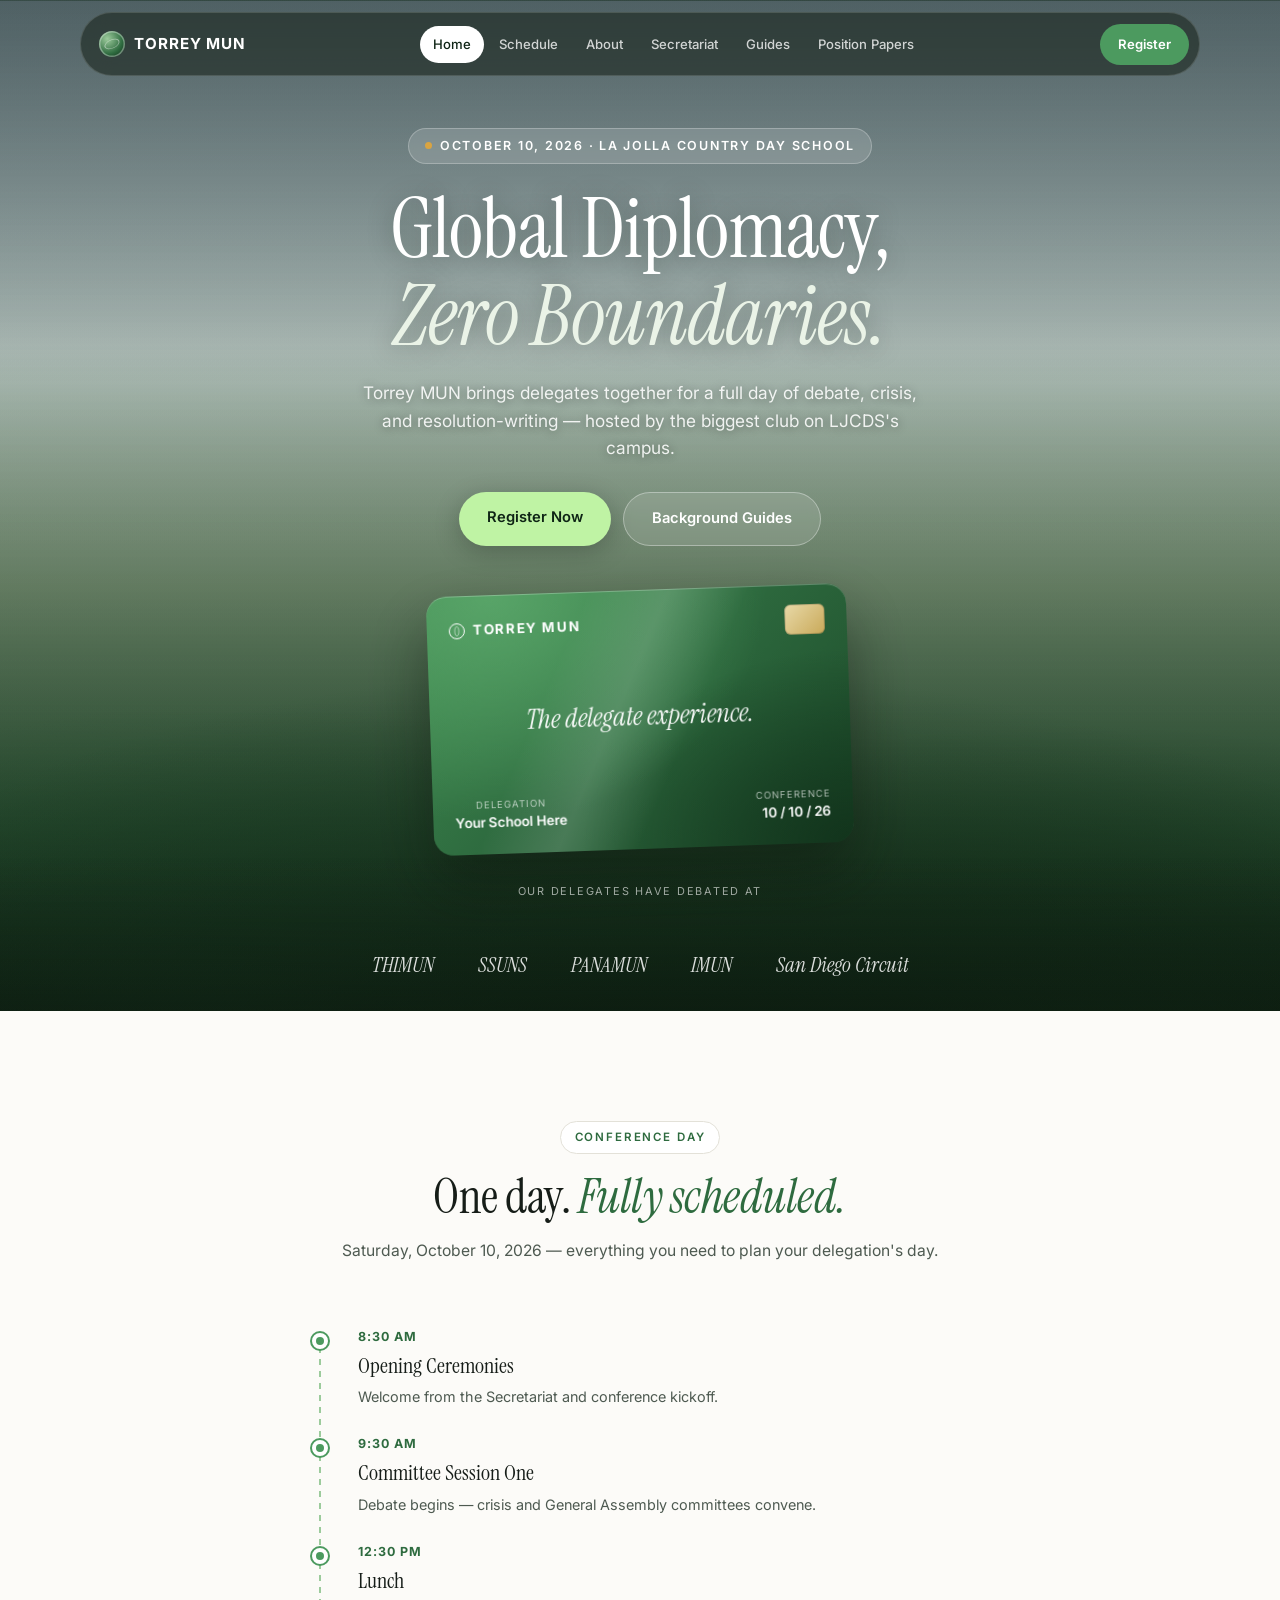
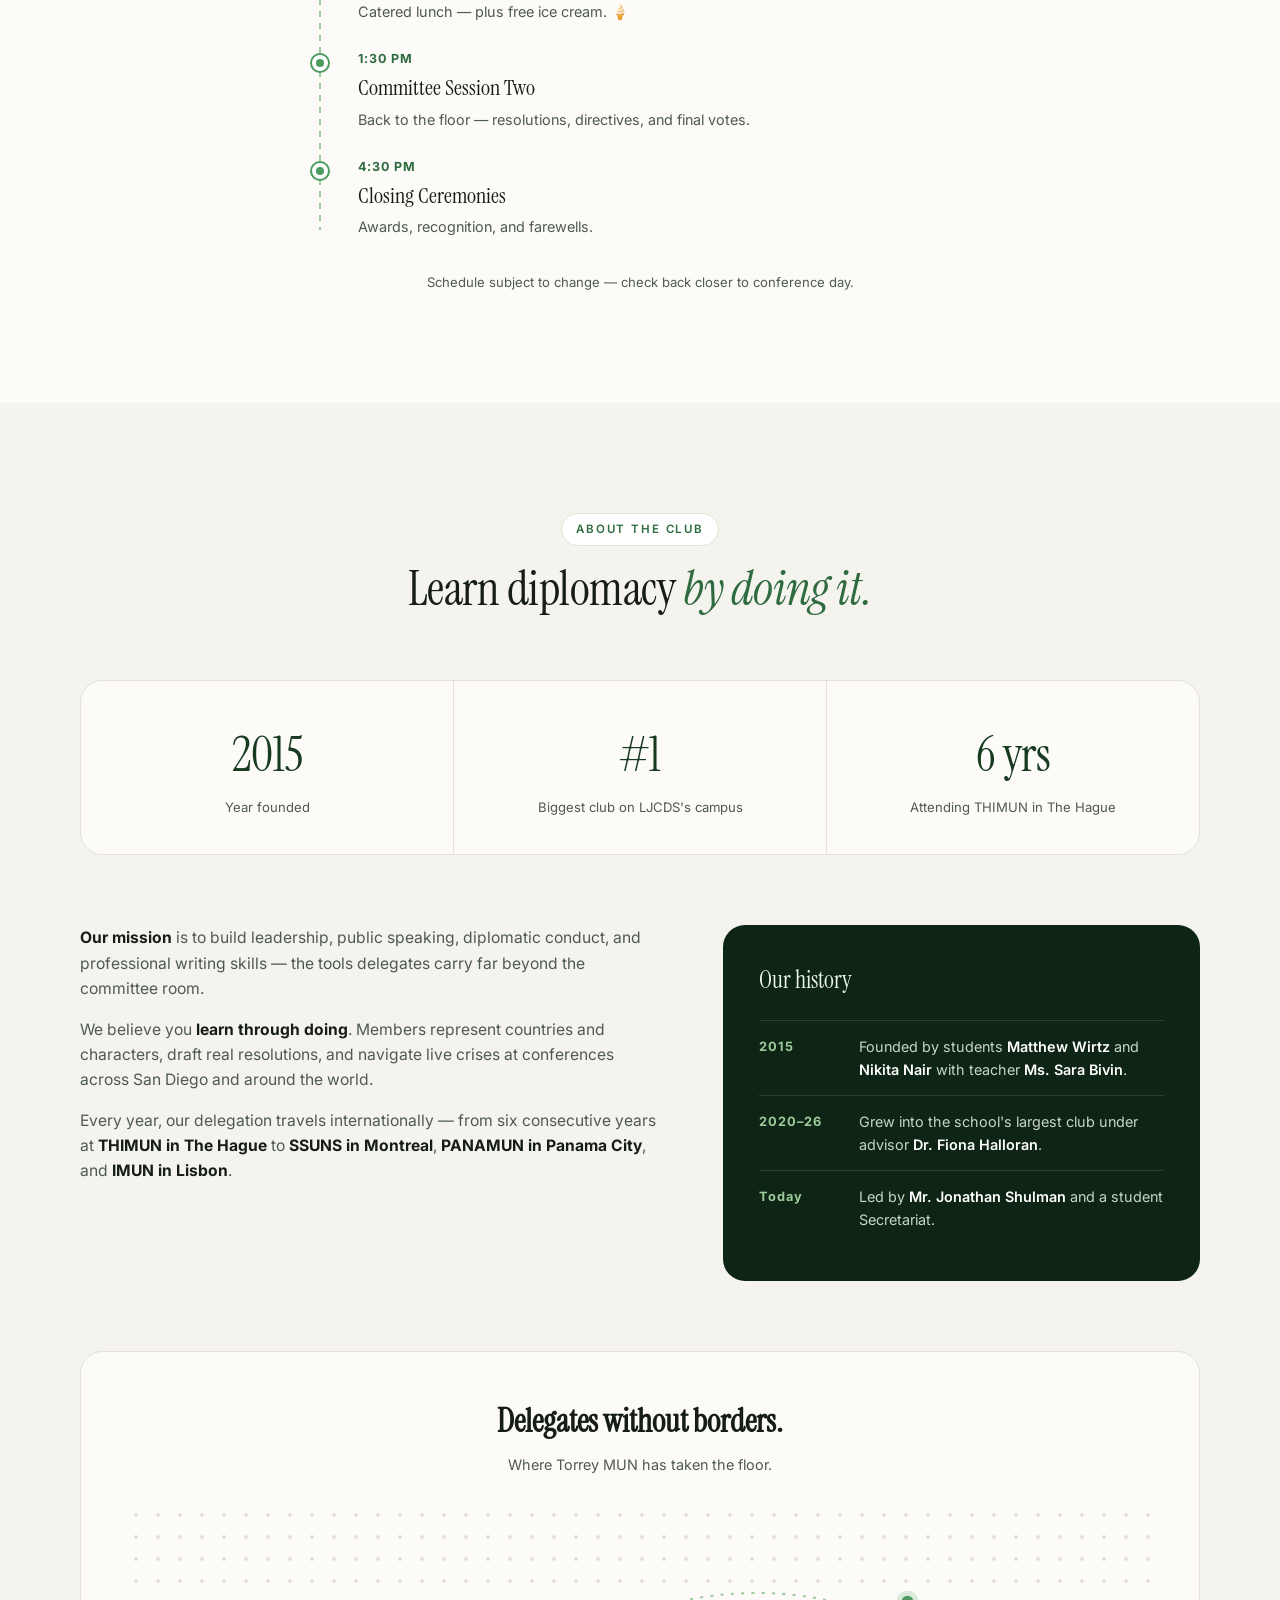
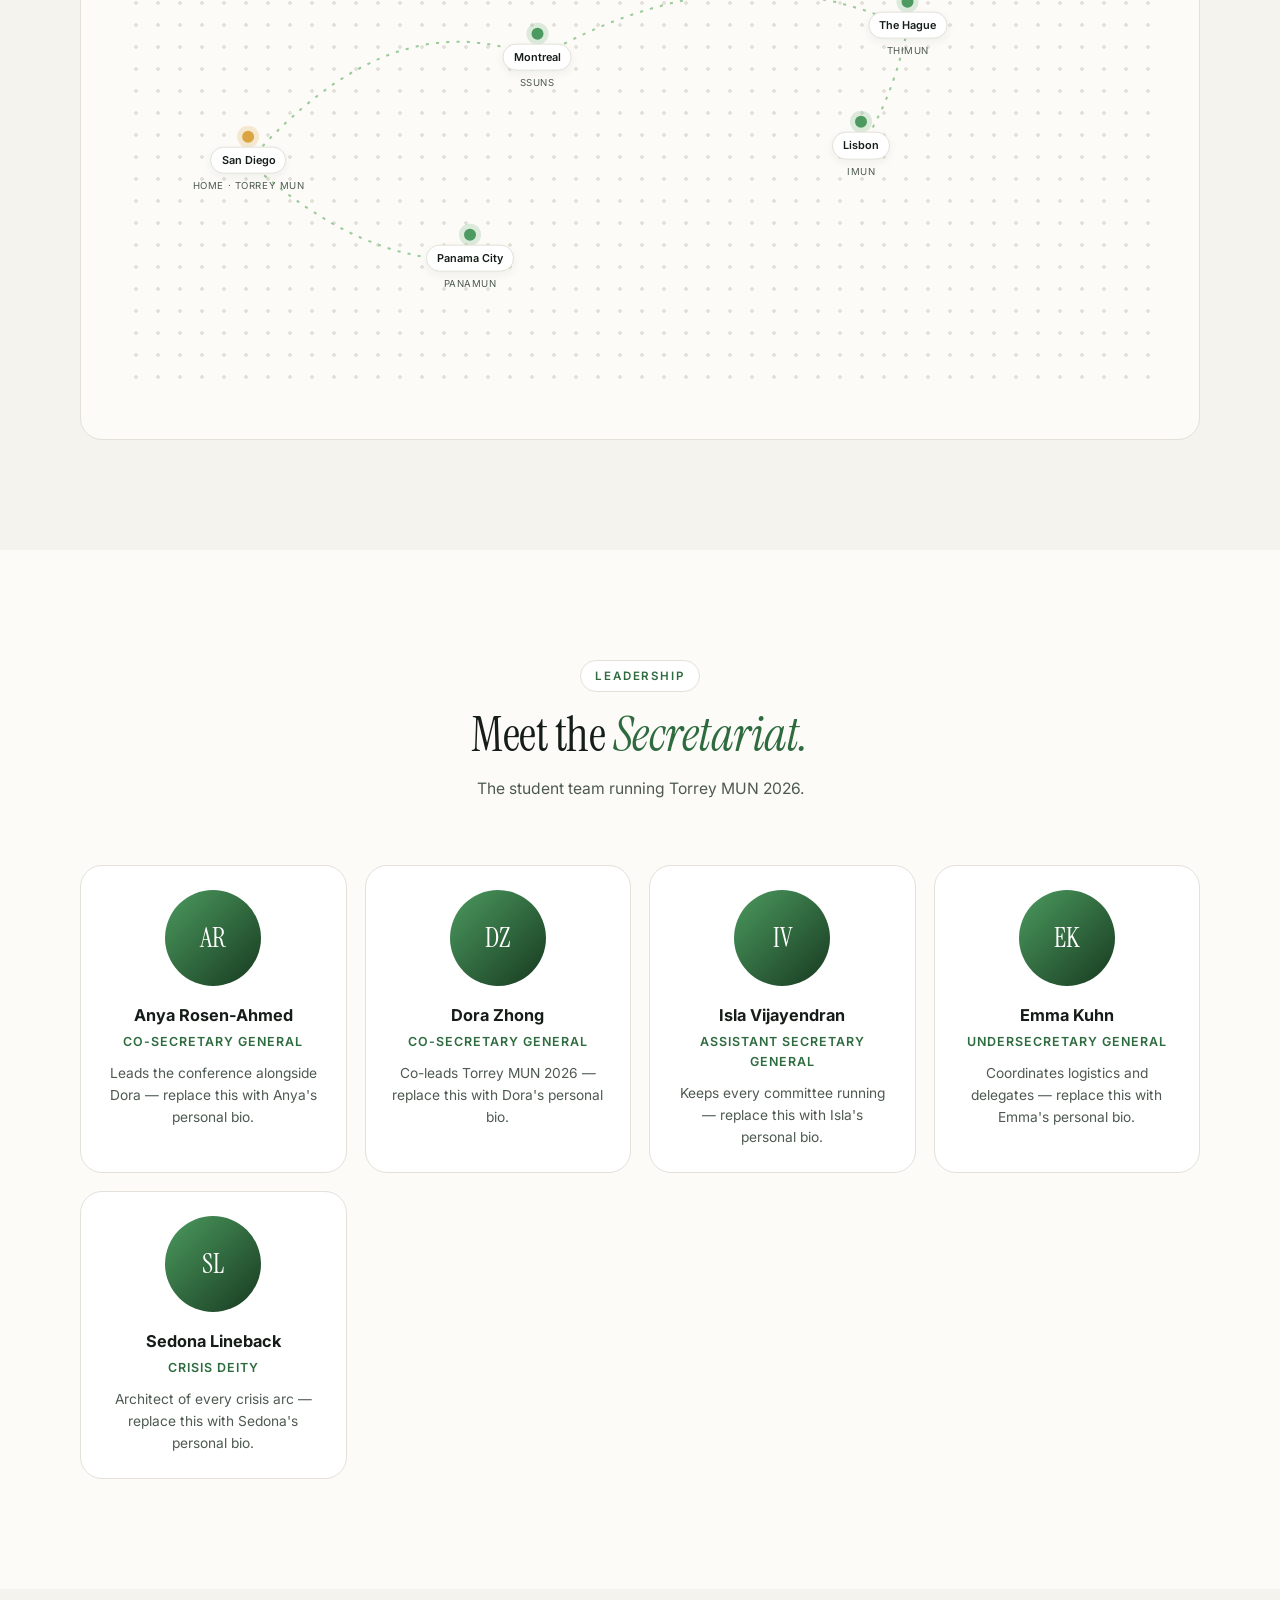
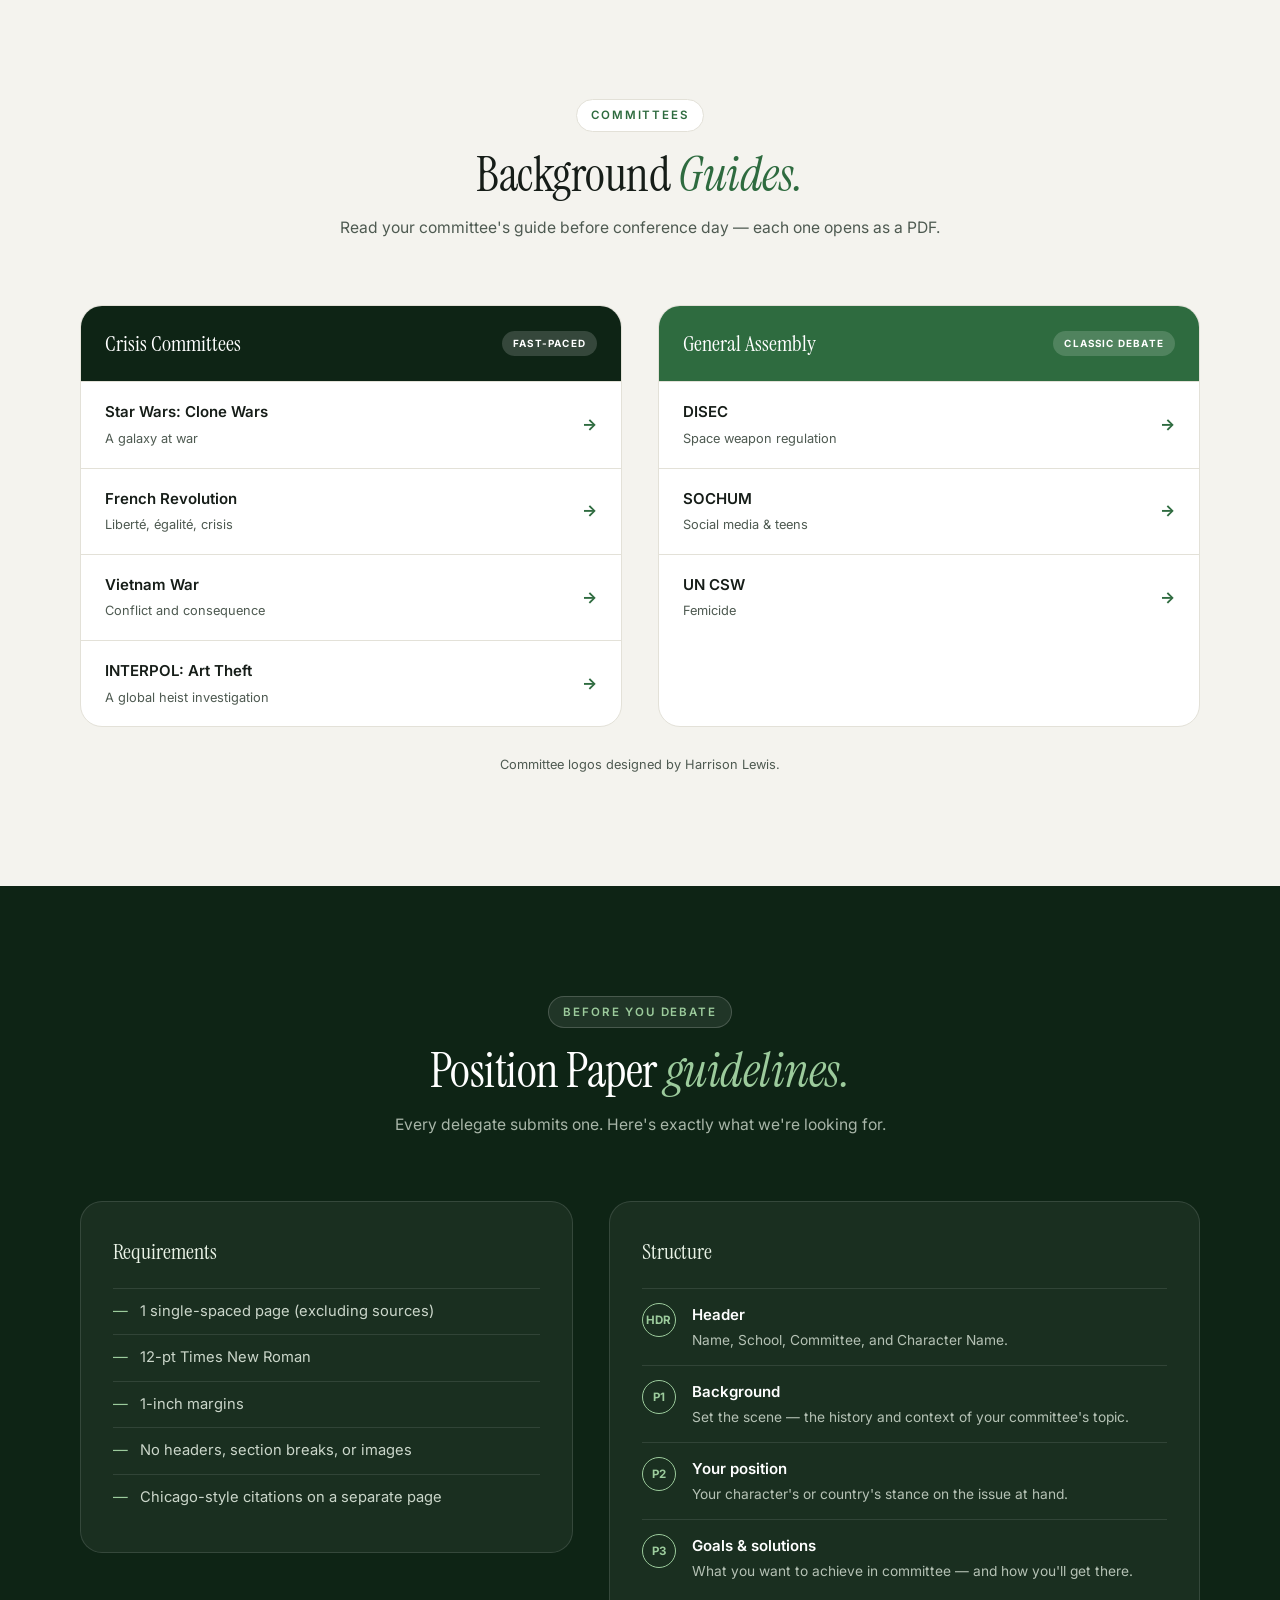
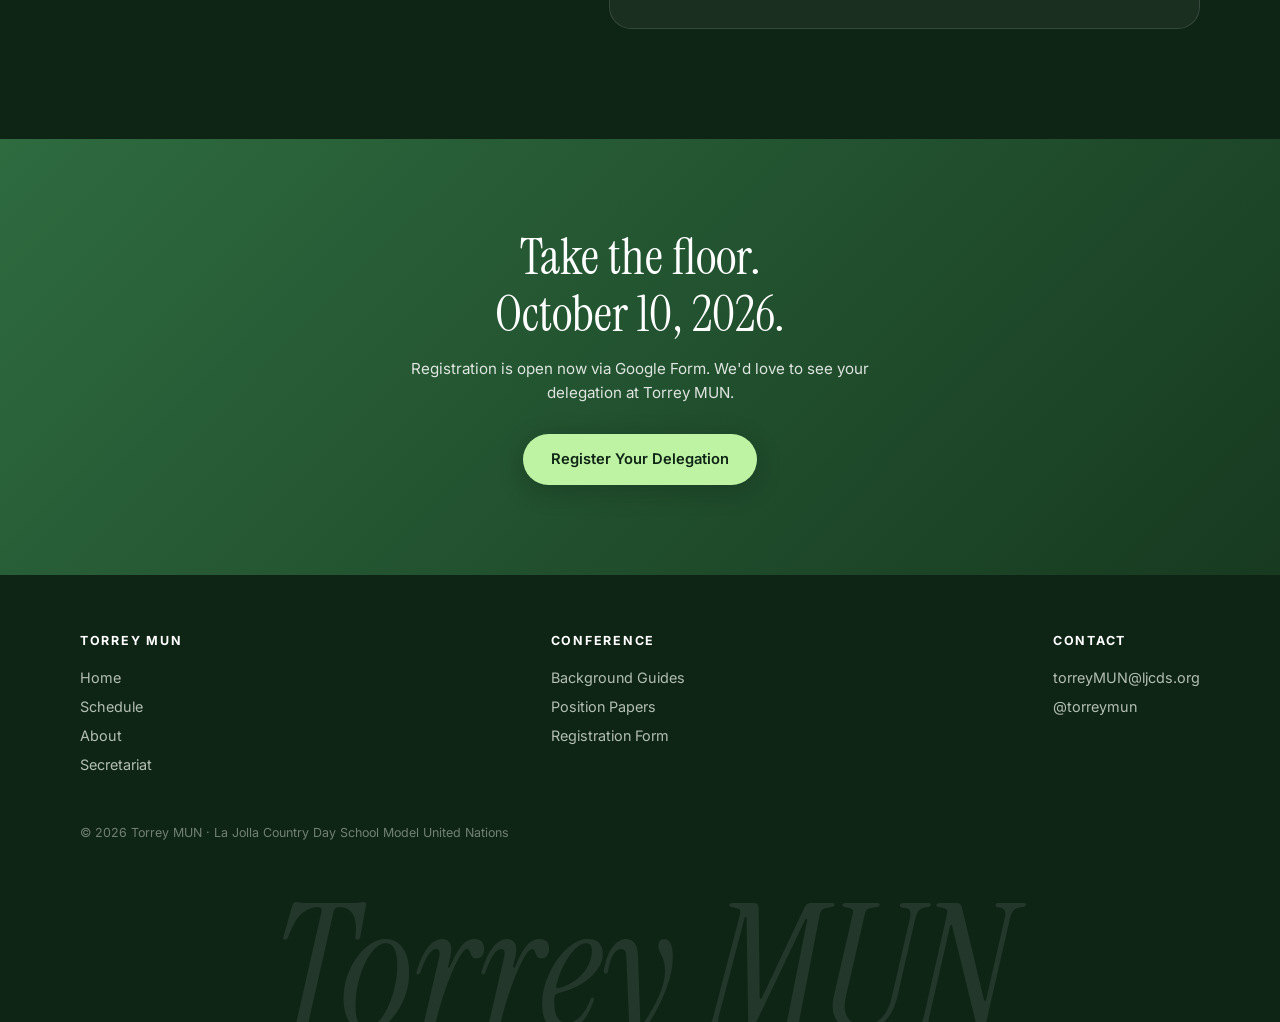
<file: index.html>
<!DOCTYPE html>
<html lang="en">
<head>
<meta charset="UTF-8">
<meta name="viewport" content="width=device-width, initial-scale=1.0">
<title>Torrey MUN — La Jolla Country Day School Model United Nations</title>
<meta name="description" content="Torrey MUN Conference — October 10, 2026 at La Jolla Country Day School. Registration, schedule, background guides, and position paper guidelines.">

<link rel="preconnect" href="https://fonts.googleapis.com">
<link rel="preconnect" href="https://fonts.gstatic.com" crossorigin>
<link href="https://fonts.googleapis.com/css2?family=Instrument+Serif:ital@0;1&family=Inter:wght@400;500;600;700&display=swap" rel="stylesheet">

<style>
/* ============================================================
   ✏️  EDIT ME — QUICK CONFIG
   1. HERO IMAGES: paste your own image URLs below.
      - Desktop image: wide/landscape works best (e.g. 2400×1400)
      - Mobile image: tall/portrait works best (e.g. 1080×1600)
      If you leave these blank, a built-in green gradient shows instead.
   2. LINKS: search this file for "REPLACE-LINK" to update the
      Google Form registration link and the Drive PDF links.
   ============================================================ */
:root{
  --hero-bg-desktop: url('');   /* ← paste desktop image URL between the quotes */
  --hero-bg-mobile:  url('');   /* ← paste mobile image URL between the quotes  */

  /* ---- design tokens (safe to tweak) ---- */
  --green-950:#0E2415;
  --green-900:#173A20;
  --green-700:#2E6B3F;
  --green-500:#4C9A5F;
  --green-300:#9CCB9C;
  --cream:#F4F3EE;
  --paper:#FCFBF8;
  --ink:#161D18;
  --ink-soft:#4E5A51;
  --line:#E3E1D8;
  --gold:#D9A441;
  --nav-h:64px;
  --radius-lg:22px;
  --radius-md:14px;
}

*{margin:0;padding:0;box-sizing:border-box}
html{scroll-behavior:smooth}
@media (prefers-reduced-motion: reduce){
  html{scroll-behavior:auto}
  *,*::before,*::after{animation:none!important;transition:none!important}
}
body{
  font-family:'Inter',system-ui,-apple-system,sans-serif;
  color:var(--ink);
  background:var(--cream);
  line-height:1.6;
  -webkit-font-smoothing:antialiased;
}
img{max-width:100%;display:block}
a{color:inherit}
.container{width:min(1120px,92%);margin:0 auto}
section{scroll-margin-top:calc(var(--nav-h) + 18px)}

/* ================= STICKY NAV ================= */
.nav-wrap{
  position:fixed;top:0;left:0;right:0;z-index:100;
  padding:12px 0;
  transition:padding .25s ease;
}
.nav{
  width:min(1120px,94%);
  margin:0 auto;
  height:var(--nav-h);
  display:flex;align-items:center;justify-content:space-between;gap:12px;
  padding:0 10px 0 18px;
  border-radius:999px;
  background:rgba(20,32,22,.55);
  backdrop-filter:blur(14px);
  -webkit-backdrop-filter:blur(14px);
  border:1px solid rgba(255,255,255,.14);
  color:#fff;
}
.nav-wrap.scrolled .nav{
  background:rgba(14,26,17,.82);
  box-shadow:0 8px 30px rgba(10,20,12,.25);
}
.brand{
  display:flex;align-items:center;gap:9px;
  font-weight:700;letter-spacing:.06em;font-size:.95rem;
  text-decoration:none;white-space:nowrap;
}
.brand .globe{
  width:26px;height:26px;border-radius:50%;
  background:
    radial-gradient(circle at 32% 30%, var(--green-300), var(--green-700) 60%, var(--green-950));
  box-shadow:inset 0 0 0 1.5px rgba(255,255,255,.35);
  position:relative;flex:0 0 auto;
}
.brand .globe::after{
  content:'';position:absolute;inset:5px;border-radius:50%;
  border:1px solid rgba(255,255,255,.45);
  transform:rotate(-24deg) scaleY(.55);
}
.nav-tabs{
  display:flex;gap:2px;align-items:center;
  overflow-x:auto;scrollbar-width:none;
  -webkit-overflow-scrolling:touch;
  max-width:100%;
}
.nav-tabs::-webkit-scrollbar{display:none}
.nav-tabs a{
  text-decoration:none;font-size:.82rem;font-weight:500;
  color:rgba(255,255,255,.78);
  padding:8px 13px;border-radius:999px;white-space:nowrap;
  transition:background .2s,color .2s;
}
.nav-tabs a:hover{color:#fff;background:rgba(255,255,255,.10)}
.nav-tabs a.active{color:var(--green-950);background:#fff}
.nav-cta{
  text-decoration:none;font-size:.82rem;font-weight:600;white-space:nowrap;
  background:var(--green-500);color:#fff;
  padding:10px 18px;border-radius:999px;flex:0 0 auto;
  transition:background .2s, transform .15s;
}
.nav-cta:hover{background:var(--green-700);transform:translateY(-1px)}
a:focus-visible,button:focus-visible{outline:2px solid var(--gold);outline-offset:2px}

/* ================= HERO ================= */
.hero{
  position:relative;
  min-height:100svh;
  display:flex;flex-direction:column;
  padding:calc(var(--nav-h) + 40px) 0 0;
  color:#fff;
  overflow:hidden;
  /* fallback painted landscape (shows when no image is set) */
  background:
    linear-gradient(180deg, rgba(10,22,13,.25), rgba(10,22,13,.05) 35%, rgba(10,22,13,.35) 100%),
    radial-gradient(120% 70% at 50% 108%, #1c4526 0%, transparent 60%),
    radial-gradient(90% 55% at 18% 100%, #2E6B3F 0%, transparent 55%),
    radial-gradient(90% 55% at 84% 102%, #24552f 0%, transparent 55%),
    linear-gradient(180deg, #9fb8c9 0%, #c7d6d2 34%, #8fae8b 58%, #3f7a4c 82%, #173A20 100%);
  background-size:cover;background-position:center;
}
/* your images layer on top of the fallback */
.hero::before{
  content:'';position:absolute;inset:0;z-index:0;
  background-image:linear-gradient(180deg, rgba(10,20,12,.38), rgba(10,20,12,.10) 38%, rgba(10,20,12,.45) 100%), var(--hero-bg-desktop);
  background-size:cover;background-position:center;
}
@media (max-width:720px){
  .hero::before{
    background-image:linear-gradient(180deg, rgba(10,20,12,.42), rgba(10,20,12,.12) 40%, rgba(10,20,12,.5) 100%), var(--hero-bg-mobile);
  }
}
.hero-inner{
  position:relative;z-index:1;
  flex:1;display:flex;flex-direction:column;align-items:center;justify-content:center;
  text-align:center;
  padding:24px 0 8px;
}
.hero-eyebrow{
  display:inline-flex;align-items:center;gap:8px;
  font-size:.78rem;font-weight:600;letter-spacing:.14em;text-transform:uppercase;
  background:rgba(255,255,255,.14);
  border:1px solid rgba(255,255,255,.25);
  backdrop-filter:blur(6px);
  padding:7px 16px;border-radius:999px;margin-bottom:22px;
}
.hero-eyebrow .dot{width:7px;height:7px;border-radius:50%;background:var(--gold)}
.hero h1{
  font-family:'Instrument Serif',serif;
  font-weight:400;
  font-size:clamp(2.6rem, 7.2vw, 5.2rem);
  line-height:1.04;
  letter-spacing:-.01em;
  text-shadow:0 2px 24px rgba(10,20,12,.35);
}
.hero h1 .it{font-style:italic;color:#EAF3E7}
.hero-sub{
  max-width:560px;margin:20px auto 0;
  font-size:clamp(.95rem,1.6vw,1.08rem);
  color:rgba(255,255,255,.88);
  text-shadow:0 1px 10px rgba(10,20,12,.4);
}
.hero-ctas{display:flex;gap:12px;justify-content:center;flex-wrap:wrap;margin-top:30px}
.btn{
  text-decoration:none;font-weight:600;font-size:.92rem;
  padding:14px 28px;border-radius:999px;
  transition:transform .15s, background .2s, box-shadow .2s;
  display:inline-block;
}
.btn:hover{transform:translateY(-2px)}
.btn-primary{background:#BFF3A4;color:var(--green-950);box-shadow:0 6px 24px rgba(10,20,12,.25)}
.btn-primary:hover{background:#d3f9bf}
.btn-ghost{background:rgba(255,255,255,.12);color:#fff;border:1px solid rgba(255,255,255,.35);backdrop-filter:blur(6px)}
.btn-ghost:hover{background:rgba(255,255,255,.22)}

/* floating delegate placard (the "card") */
.placard{
  position:relative;z-index:1;
  width:min(420px,82%);
  margin:44px auto 0;
  aspect-ratio: 1.62;
  border-radius:20px;
  background:
    radial-gradient(120% 160% at 15% 0%, #58a468 0%, transparent 55%),
    radial-gradient(130% 150% at 100% 100%, #12341c 0%, transparent 50%),
    linear-gradient(135deg,#3e8a4f 0%, #2E6B3F 45%, #1c4a29 100%);
  box-shadow:0 30px 60px rgba(10,20,12,.45), inset 0 1px 0 rgba(255,255,255,.25);
  color:#fff;
  padding:20px 22px;
  display:flex;flex-direction:column;justify-content:space-between;
  transform:rotate(-2deg);
  transition:transform .3s ease;
}
.placard:hover{transform:rotate(0deg) translateY(-4px)}
.placard::after{
  content:'';position:absolute;inset:0;border-radius:20px;pointer-events:none;
  background:linear-gradient(115deg, transparent 30%, rgba(255,255,255,.14) 45%, transparent 60%);
}
.placard-top{display:flex;justify-content:space-between;align-items:center}
.placard-brand{font-weight:700;letter-spacing:.12em;font-size:.85rem;display:flex;gap:8px;align-items:center}
.placard-brand .mini-globe{width:16px;height:16px;border-radius:50%;border:1.5px solid #fff;position:relative}
.placard-brand .mini-globe::after{content:'';position:absolute;inset:2px;border-radius:50%;border:1px solid rgba(255,255,255,.7);transform:scaleX(.45)}
.placard-chip{
  width:40px;height:30px;border-radius:6px;
  background:linear-gradient(135deg,#e8d9a8,#c9a959);
  box-shadow:inset 0 0 0 1px rgba(0,0,0,.15);
}
.placard-mid{font-family:'Instrument Serif',serif;font-size:clamp(1.3rem,4vw,1.7rem);font-style:italic;opacity:.95}
.placard-bottom{display:flex;justify-content:space-between;align-items:flex-end;font-size:.72rem}
.placard-bottom .label{opacity:.65;letter-spacing:.1em;text-transform:uppercase;font-size:.6rem}
.placard-bottom .value{font-weight:600;font-size:.85rem}
.placard-date{text-align:right}

/* conference strip */
.strip{
  position:relative;z-index:1;
  margin-top:auto;
  padding:26px 0 30px;
  background:linear-gradient(180deg, transparent, rgba(10,20,12,.45));
}
.strip-inner{
  display:flex;gap:clamp(18px,4vw,44px);align-items:center;justify-content:center;flex-wrap:wrap;
  color:rgba(255,255,255,.85);
}
.strip-label{font-size:.68rem;letter-spacing:.16em;text-transform:uppercase;opacity:.7;width:100%;text-align:center;margin-bottom:4px}
.strip-item{font-family:'Instrument Serif',serif;font-size:clamp(1rem,2.4vw,1.3rem);font-style:italic;white-space:nowrap}

/* ================= SECTION SHARED ================= */
.section{padding:clamp(64px,9vw,110px) 0}
.section-head{text-align:center;max-width:640px;margin:0 auto clamp(36px,6vw,64px)}
.eyebrow{
  display:inline-block;font-size:.72rem;font-weight:600;letter-spacing:.16em;text-transform:uppercase;
  color:var(--green-700);
  border:1px solid var(--line);
  background:#fff;
  padding:6px 14px;border-radius:999px;margin-bottom:16px;
}
.section-title{
  font-family:'Instrument Serif',serif;font-weight:400;
  font-size:clamp(1.9rem,4.4vw,3rem);line-height:1.12;letter-spacing:-.01em;
}
.section-title .it{font-style:italic;color:var(--green-700)}
.section-sub{color:var(--ink-soft);margin-top:14px;font-size:.98rem}

/* ================= SCHEDULE ================= */
.schedule{background:var(--paper)}
.timeline{max-width:680px;margin:0 auto;position:relative}
.timeline::before{
  content:'';position:absolute;left:19px;top:8px;bottom:8px;width:2px;
  background:repeating-linear-gradient(180deg,var(--green-300) 0 6px, transparent 6px 12px);
}
.t-item{
  position:relative;padding:0 0 26px 58px;
}
.t-item:last-child{padding-bottom:0}
.t-dot{
  position:absolute;left:10px;top:4px;width:20px;height:20px;border-radius:50%;
  background:#fff;border:2px solid var(--green-500);
  display:flex;align-items:center;justify-content:center;
}
.t-dot::after{content:'';width:8px;height:8px;border-radius:50%;background:var(--green-500)}
.t-time{font-size:.78rem;font-weight:700;letter-spacing:.08em;color:var(--green-700);text-transform:uppercase}
.t-name{font-family:'Instrument Serif',serif;font-size:1.35rem;margin-top:2px}
.t-note{color:var(--ink-soft);font-size:.9rem;margin-top:2px}
.schedule-fineprint{text-align:center;color:var(--ink-soft);font-size:.82rem;margin-top:34px}

/* ================= ABOUT ================= */
.stats{
  display:grid;grid-template-columns:repeat(3,1fr);gap:1px;
  background:var(--line);border:1px solid var(--line);border-radius:var(--radius-lg);overflow:hidden;
  margin-bottom:clamp(40px,6vw,70px);
}
.stat{background:var(--paper);padding:clamp(22px,3.5vw,36px);text-align:center}
.stat-num{font-family:'Instrument Serif',serif;font-size:clamp(1.9rem,4.5vw,3rem);color:var(--green-900)}
.stat-label{font-size:.82rem;color:var(--ink-soft);margin-top:4px}
.about-grid{display:grid;grid-template-columns:1.1fr .9fr;gap:clamp(28px,5vw,60px);align-items:start}
.about-copy p{color:var(--ink-soft);margin-bottom:16px;font-size:.98rem}
.about-copy p strong{color:var(--ink)}
.history{
  background:var(--green-950);color:#EAF3E7;border-radius:var(--radius-lg);
  padding:clamp(24px,4vw,36px);
}
.history h3{font-family:'Instrument Serif',serif;font-weight:400;font-size:1.5rem;margin-bottom:20px}
.h-row{display:flex;gap:16px;padding:14px 0;border-top:1px solid rgba(255,255,255,.12)}
.h-year{font-weight:700;font-size:.8rem;letter-spacing:.08em;color:var(--green-300);flex:0 0 84px;padding-top:2px}
.h-text{font-size:.9rem;color:rgba(234,243,231,.85)}
.h-text strong{color:#fff;font-weight:600}

/* map */
.map-card{
  margin-top:clamp(40px,6vw,70px);
  background:var(--paper);border:1px solid var(--line);border-radius:var(--radius-lg);
  padding:clamp(24px,4vw,44px);
}
.map-title{font-family:'Instrument Serif',serif;font-size:clamp(1.4rem,3vw,2rem);text-align:center;margin-bottom:6px}
.map-sub{text-align:center;color:var(--ink-soft);font-size:.9rem;margin-bottom:28px}
.map{
  position:relative;width:100%;aspect-ratio:2.1;
  background-image:radial-gradient(var(--line) 1.6px, transparent 1.6px);
  background-size:22px 22px;
  border-radius:var(--radius-md);
  overflow:hidden;
}
.map svg{position:absolute;inset:0;width:100%;height:100%}
.pin{
  position:absolute;transform:translate(-50%,-50%);
  display:flex;flex-direction:column;align-items:center;gap:4px;
}
.pin .p-dot{
  width:12px;height:12px;border-radius:50%;background:var(--green-500);
  box-shadow:0 0 0 5px rgba(76,154,95,.18);
}
.pin .p-dot.home{background:var(--gold);box-shadow:0 0 0 5px rgba(217,164,65,.22)}
.pin .p-label{
  background:#fff;border:1px solid var(--line);border-radius:999px;
  font-size:.68rem;font-weight:600;padding:4px 10px;white-space:nowrap;
  box-shadow:0 3px 10px rgba(20,30,22,.06);
}
.pin .p-conf{font-size:.6rem;color:var(--ink-soft);letter-spacing:.06em;text-transform:uppercase}
@media (max-width:640px){
  .map{aspect-ratio:1.25;background-size:16px 16px}
  .pin .p-label{font-size:.6rem;padding:3px 8px}
  .pin .p-conf{display:none}
}

/* ================= SECRETARIAT ================= */
.secretariat{background:var(--paper)}
.sec-grid{
  display:grid;grid-template-columns:repeat(auto-fit,minmax(230px,1fr));gap:18px;
}
.sec-card{
  background:#fff;border:1px solid var(--line);border-radius:var(--radius-lg);
  padding:24px;text-align:center;
  transition:transform .2s, box-shadow .2s;
}
.sec-card:hover{transform:translateY(-4px);box-shadow:0 16px 36px rgba(20,30,22,.08)}
.sec-photo{
  width:96px;height:96px;border-radius:50%;margin:0 auto 16px;
  display:flex;align-items:center;justify-content:center;
  font-family:'Instrument Serif',serif;font-size:1.7rem;color:#fff;
  background:linear-gradient(135deg,var(--green-500),var(--green-900));
  overflow:hidden;
}
.sec-photo img{width:100%;height:100%;object-fit:cover}
.sec-name{font-weight:700;font-size:1.02rem}
.sec-role{color:var(--green-700);font-size:.78rem;font-weight:600;letter-spacing:.08em;text-transform:uppercase;margin:4px 0 10px}
.sec-bio{color:var(--ink-soft);font-size:.86rem}

/* ================= GUIDES ================= */
.guides-groups{display:grid;grid-template-columns:1fr 1fr;gap:clamp(20px,3.5vw,36px)}
.guide-group{
  border:1px solid var(--line);border-radius:var(--radius-lg);overflow:hidden;background:#fff;
}
.guide-group-head{
  padding:20px 24px;display:flex;align-items:center;gap:12px;
}
.guide-group.crisis .guide-group-head{background:var(--green-950);color:#fff}
.guide-group.ga .guide-group-head{background:var(--green-700);color:#fff}
.guide-group-head h3{font-family:'Instrument Serif',serif;font-weight:400;font-size:1.4rem}
.guide-group-head .tag{
  margin-left:auto;font-size:.62rem;font-weight:700;letter-spacing:.12em;text-transform:uppercase;
  background:rgba(255,255,255,.16);padding:5px 11px;border-radius:999px;
}
.guide-list{list-style:none}
.guide-list a{
  display:flex;align-items:center;gap:14px;
  padding:17px 24px;text-decoration:none;
  border-top:1px solid var(--line);
  transition:background .15s;
}
.guide-list a:hover{background:var(--cream)}
.guide-list .g-name{font-weight:600;font-size:.94rem}
.guide-list .g-topic{font-size:.8rem;color:var(--ink-soft)}
.guide-list .g-arrow{margin-left:auto;color:var(--green-700);font-weight:700;transition:transform .15s}
.guide-list a:hover .g-arrow{transform:translateX(4px)}
.guides-credit{text-align:center;color:var(--ink-soft);font-size:.8rem;margin-top:28px}

/* ================= POSITION PAPERS ================= */
.papers{background:var(--green-950);color:#EAF3E7}
.papers .eyebrow{background:rgba(255,255,255,.08);border-color:rgba(255,255,255,.18);color:var(--green-300)}
.papers .section-title{color:#fff}
.papers .section-title .it{color:var(--green-300)}
.papers .section-sub{color:rgba(234,243,231,.7)}
.papers-grid{display:grid;grid-template-columns:1fr 1.2fr;gap:clamp(20px,3.5vw,36px);align-items:start}
.papers-card{
  background:rgba(255,255,255,.05);
  border:1px solid rgba(255,255,255,.12);
  border-radius:var(--radius-lg);padding:clamp(22px,3.5vw,32px);
}
.papers-card h3{font-family:'Instrument Serif',serif;font-weight:400;font-size:1.4rem;margin-bottom:18px}
.spec-list{list-style:none}
.spec-list li{
  display:flex;gap:12px;padding:11px 0;font-size:.92rem;color:rgba(234,243,231,.85);
  border-top:1px solid rgba(255,255,255,.1);
}
.spec-list li::before{content:'—';color:var(--green-300);flex:0 0 auto}
.fmt-step{display:flex;gap:16px;padding:14px 0;border-top:1px solid rgba(255,255,255,.1)}
.fmt-badge{
  flex:0 0 auto;width:34px;height:34px;border-radius:50%;
  border:1px solid var(--green-300);color:var(--green-300);
  display:flex;align-items:center;justify-content:center;
  font-size:.72rem;font-weight:700;
}
.fmt-step .f-title{font-weight:600;font-size:.94rem;color:#fff}
.fmt-step .f-desc{font-size:.86rem;color:rgba(234,243,231,.75);margin-top:2px}

/* ================= REGISTER BAND ================= */
.register-band{
  background:linear-gradient(135deg,var(--green-700),var(--green-900));
  color:#fff;text-align:center;
  padding:clamp(56px,8vw,90px) 0;
}
.register-band h2{
  font-family:'Instrument Serif',serif;font-weight:400;
  font-size:clamp(1.9rem,4.5vw,3.1rem);line-height:1.15;
}
.register-band p{color:rgba(255,255,255,.85);margin:14px auto 28px;max-width:480px;font-size:.95rem}

/* ================= FOOTER ================= */
footer{background:var(--green-950);color:rgba(234,243,231,.75);padding:56px 0 0;overflow:hidden}
.foot-grid{display:flex;justify-content:space-between;gap:32px;flex-wrap:wrap;padding-bottom:44px}
.foot-col h4{color:#fff;font-size:.78rem;letter-spacing:.14em;text-transform:uppercase;margin-bottom:12px}
.foot-col a{display:block;text-decoration:none;font-size:.9rem;padding:3px 0;transition:color .15s}
.foot-col a:hover{color:#fff}
.foot-note{font-size:.78rem;opacity:.6;padding-bottom:20px}
.foot-word{
  font-family:'Instrument Serif',serif;font-style:italic;
  font-size:clamp(3.4rem,14vw,11rem);line-height:.9;
  color:rgba(255,255,255,.09);
  text-align:center;white-space:nowrap;
  transform:translateY(18%);
  user-select:none;
}

/* ================= RESPONSIVE ================= */
@media (max-width:900px){
  .about-grid,.papers-grid,.guides-groups{grid-template-columns:1fr}
}
@media (max-width:720px){
  :root{--nav-h:56px}
  .nav{
    border-radius:18px;
    padding:0 8px 0 14px;
  }
  .brand span{display:none} /* keep just the globe mark to save space */
  .nav-cta{padding:9px 14px;font-size:.78rem}
  .nav-tabs a{padding:8px 10px;font-size:.78rem}
  .stats{grid-template-columns:1fr}
  .stat{display:flex;align-items:baseline;justify-content:space-between;text-align:left;gap:12px}
  .stat-num{font-size:1.8rem}
  .placard{margin-top:36px}
  .hero{min-height:100svh}
}
</style>
</head>
<body>

<!-- ================= NAV ================= -->
<div class="nav-wrap" id="navWrap">
  <nav class="nav" aria-label="Main">
    <a class="brand" href="#home"><span class="globe" aria-hidden="true"></span><span>TORREY&nbsp;MUN</span></a>
    <div class="nav-tabs" id="navTabs">
      <a href="#home" class="active">Home</a>
      <a href="#schedule">Schedule</a>
      <a href="#about">About</a>
      <a href="#secretariat">Secretariat</a>
      <a href="#guides">Guides</a>
      <a href="#papers">Position Papers</a>
    </div>
    <!-- REPLACE-LINK: Google Form registration -->
    <a class="nav-cta" href="https://forms.google.com/" target="_blank" rel="noopener">Register</a>
  </nav>
</div>

<!-- ================= HERO / HOME ================= -->
<section class="hero" id="home">
  <div class="hero-inner container">
    <span class="hero-eyebrow"><span class="dot"></span>October 10, 2026 · La Jolla Country Day School</span>
    <h1>Global Diplomacy,<br><span class="it">Zero Boundaries.</span></h1>
    <p class="hero-sub">Torrey MUN brings delegates together for a full day of debate, crisis, and resolution-writing — hosted by the biggest club on LJCDS's campus.</p>
    <div class="hero-ctas">
      <!-- REPLACE-LINK: Google Form registration -->
      <a class="btn btn-primary" href="https://forms.google.com/" target="_blank" rel="noopener">Register Now</a>
      <a class="btn btn-ghost" href="#guides">Background Guides</a>
    </div>

    <div class="placard" aria-hidden="true">
      <div class="placard-top">
        <span class="placard-brand"><span class="mini-globe"></span>TORREY MUN</span>
        <span class="placard-chip"></span>
      </div>
      <div class="placard-mid">The delegate experience.</div>
      <div class="placard-bottom">
        <div>
          <div class="label">Delegation</div>
          <div class="value">Your School Here</div>
        </div>
        <div class="placard-date">
          <div class="label">Conference</div>
          <div class="value">10 / 10 / 26</div>
        </div>
      </div>
    </div>
  </div>

  <div class="strip">
    <div class="container strip-inner">
      <span class="strip-label">Our delegates have debated at</span>
      <span class="strip-item">THIMUN</span>
      <span class="strip-item">SSUNS</span>
      <span class="strip-item">PANAMUN</span>
      <span class="strip-item">IMUN</span>
      <span class="strip-item">San Diego Circuit</span>
    </div>
  </div>
</section>

<!-- ================= SCHEDULE ================= -->
<section class="section schedule" id="schedule">
  <div class="container">
    <div class="section-head">
      <span class="eyebrow">Conference Day</span>
      <h2 class="section-title">One day. <span class="it">Fully scheduled.</span></h2>
      <p class="section-sub">Saturday, October 10, 2026 — everything you need to plan your delegation's day.</p>
    </div>

    <div class="timeline">
      <div class="t-item">
        <span class="t-dot" aria-hidden="true"></span>
        <div class="t-time">8:30 AM</div>
        <div class="t-name">Opening Ceremonies</div>
        <div class="t-note">Welcome from the Secretariat and conference kickoff.</div>
      </div>
      <div class="t-item">
        <span class="t-dot" aria-hidden="true"></span>
        <div class="t-time">9:30 AM</div>
        <div class="t-name">Committee Session One</div>
        <div class="t-note">Debate begins — crisis and General Assembly committees convene.</div>
      </div>
      <div class="t-item">
        <span class="t-dot" aria-hidden="true"></span>
        <div class="t-time">12:30 PM</div>
        <div class="t-name">Lunch</div>
        <div class="t-note">Catered lunch — plus free ice cream. 🍦</div>
      </div>
      <div class="t-item">
        <span class="t-dot" aria-hidden="true"></span>
        <div class="t-time">1:30 PM</div>
        <div class="t-name">Committee Session Two</div>
        <div class="t-note">Back to the floor — resolutions, directives, and final votes.</div>
      </div>
      <div class="t-item">
        <span class="t-dot" aria-hidden="true"></span>
        <div class="t-time">4:30 PM</div>
        <div class="t-name">Closing Ceremonies</div>
        <div class="t-note">Awards, recognition, and farewells.</div>
      </div>
    </div>
    <p class="schedule-fineprint">Schedule subject to change — check back closer to conference day.</p>
  </div>
</section>

<!-- ================= ABOUT ================= -->
<section class="section" id="about">
  <div class="container">
    <div class="section-head">
      <span class="eyebrow">About the Club</span>
      <h2 class="section-title">Learn diplomacy <span class="it">by doing it.</span></h2>
    </div>

    <div class="stats">
      <div class="stat"><div class="stat-num">2015</div><div class="stat-label">Year founded</div></div>
      <div class="stat"><div class="stat-num">#1</div><div class="stat-label">Biggest club on LJCDS's campus</div></div>
      <div class="stat"><div class="stat-num">6 yrs</div><div class="stat-label">Attending THIMUN in The Hague</div></div>
    </div>

    <div class="about-grid">
      <div class="about-copy">
        <p><strong>Our mission</strong> is to build leadership, public speaking, diplomatic conduct, and professional writing skills — the tools delegates carry far beyond the committee room.</p>
        <p>We believe you <strong>learn through doing</strong>. Members represent countries and characters, draft real resolutions, and navigate live crises at conferences across San Diego and around the world.</p>
        <p>Every year, our delegation travels internationally — from six consecutive years at <strong>THIMUN in The Hague</strong> to <strong>SSUNS in Montreal</strong>, <strong>PANAMUN in Panama City</strong>, and <strong>IMUN in Lisbon</strong>.</p>
      </div>
      <div class="history">
        <h3>Our history</h3>
        <div class="h-row">
          <div class="h-year">2015</div>
          <div class="h-text">Founded by students <strong>Matthew Wirtz</strong> and <strong>Nikita Nair</strong> with teacher <strong>Ms. Sara Bivin</strong>.</div>
        </div>
        <div class="h-row">
          <div class="h-year">2020–26</div>
          <div class="h-text">Grew into the school's largest club under advisor <strong>Dr. Fiona Halloran</strong>.</div>
        </div>
        <div class="h-row">
          <div class="h-year">Today</div>
          <div class="h-text">Led by <strong>Mr. Jonathan Shulman</strong> and a student Secretariat.</div>
        </div>
      </div>
    </div>

    <div class="map-card">
      <h3 class="map-title">Delegates without borders.</h3>
      <p class="map-sub">Where Torrey MUN has taken the floor.</p>
      <div class="map" role="img" aria-label="Map of conference cities: San Diego (home), Montreal, The Hague, Lisbon, and Panama City">
        <svg viewBox="0 0 1000 476" preserveAspectRatio="none" aria-hidden="true">
          <path d="M 120 250 Q 260 90 400 150" fill="none" stroke="#9CCB9C" stroke-width="2" stroke-dasharray="3 7"/>
          <path d="M 400 150 Q 590 40 760 120" fill="none" stroke="#9CCB9C" stroke-width="2" stroke-dasharray="3 7"/>
          <path d="M 760 120 Q 745 190 715 235" fill="none" stroke="#9CCB9C" stroke-width="2" stroke-dasharray="3 7"/>
          <path d="M 120 250 Q 230 350 335 345" fill="none" stroke="#9CCB9C" stroke-width="2" stroke-dasharray="3 7"/>
        </svg>
        <div class="pin" style="left:12%;top:52.5%"><span class="p-dot home"></span><span class="p-label">San Diego</span><span class="p-conf">Home · Torrey MUN</span></div>
        <div class="pin" style="left:40%;top:31.5%"><span class="p-dot"></span><span class="p-label">Montreal</span><span class="p-conf">SSUNS</span></div>
        <div class="pin" style="left:76%;top:25%"><span class="p-dot"></span><span class="p-label">The Hague</span><span class="p-conf">THIMUN</span></div>
        <div class="pin" style="left:71.5%;top:49.5%"><span class="p-dot"></span><span class="p-label">Lisbon</span><span class="p-conf">IMUN</span></div>
        <div class="pin" style="left:33.5%;top:72.5%"><span class="p-dot"></span><span class="p-label">Panama City</span><span class="p-conf">PANAMUN</span></div>
      </div>
    </div>
  </div>
</section>

<!-- ================= SECRETARIAT ================= -->
<section class="section secretariat" id="secretariat">
  <div class="container">
    <div class="section-head">
      <span class="eyebrow">Leadership</span>
      <h2 class="section-title">Meet the <span class="it">Secretariat.</span></h2>
      <p class="section-sub">The student team running Torrey MUN 2026.</p>
    </div>

    <div class="sec-grid">
      <!-- To use real photos: inside .sec-photo, replace the initials with
           <img src="YOUR-PHOTO-URL.jpg" alt="Name"> -->
      <div class="sec-card">
        <div class="sec-photo">AR</div>
        <div class="sec-name">Anya Rosen-Ahmed</div>
        <div class="sec-role">Co-Secretary General</div>
        <p class="sec-bio">Leads the conference alongside Dora — replace this with Anya's personal bio.</p>
      </div>
      <div class="sec-card">
        <div class="sec-photo">DZ</div>
        <div class="sec-name">Dora Zhong</div>
        <div class="sec-role">Co-Secretary General</div>
        <p class="sec-bio">Co-leads Torrey MUN 2026 — replace this with Dora's personal bio.</p>
      </div>
      <div class="sec-card">
        <div class="sec-photo">IV</div>
        <div class="sec-name">Isla Vijayendran</div>
        <div class="sec-role">Assistant Secretary General</div>
        <p class="sec-bio">Keeps every committee running — replace this with Isla's personal bio.</p>
      </div>
      <div class="sec-card">
        <div class="sec-photo">EK</div>
        <div class="sec-name">Emma Kuhn</div>
        <div class="sec-role">Undersecretary General</div>
        <p class="sec-bio">Coordinates logistics and delegates — replace this with Emma's personal bio.</p>
      </div>
      <div class="sec-card">
        <div class="sec-photo">SL</div>
        <div class="sec-name">Sedona Lineback</div>
        <div class="sec-role">Crisis Deity</div>
        <p class="sec-bio">Architect of every crisis arc — replace this with Sedona's personal bio.</p>
      </div>
    </div>
  </div>
</section>

<!-- ================= BACKGROUND GUIDES ================= -->
<section class="section" id="guides">
  <div class="container">
    <div class="section-head">
      <span class="eyebrow">Committees</span>
      <h2 class="section-title">Background <span class="it">Guides.</span></h2>
      <p class="section-sub">Read your committee's guide before conference day — each one opens as a PDF.</p>
    </div>

    <div class="guides-groups">
      <div class="guide-group crisis">
        <div class="guide-group-head">
          <h3>Crisis Committees</h3>
          <span class="tag">Fast-paced</span>
        </div>
        <ul class="guide-list">
          <!-- REPLACE-LINK: point each href at its Google Drive PDF -->
          <li><a href="#" target="_blank" rel="noopener">
            <span><span class="g-name">Star Wars: Clone Wars</span><br><span class="g-topic">A galaxy at war</span></span>
            <span class="g-arrow">→</span></a></li>
          <li><a href="#" target="_blank" rel="noopener">
            <span><span class="g-name">French Revolution</span><br><span class="g-topic">Liberté, égalité, crisis</span></span>
            <span class="g-arrow">→</span></a></li>
          <li><a href="#" target="_blank" rel="noopener">
            <span><span class="g-name">Vietnam War</span><br><span class="g-topic">Conflict and consequence</span></span>
            <span class="g-arrow">→</span></a></li>
          <li><a href="#" target="_blank" rel="noopener">
            <span><span class="g-name">INTERPOL: Art Theft</span><br><span class="g-topic">A global heist investigation</span></span>
            <span class="g-arrow">→</span></a></li>
        </ul>
      </div>

      <div class="guide-group ga">
        <div class="guide-group-head">
          <h3>General Assembly</h3>
          <span class="tag">Classic debate</span>
        </div>
        <ul class="guide-list">
          <!-- REPLACE-LINK: point each href at its Google Drive PDF -->
          <li><a href="#" target="_blank" rel="noopener">
            <span><span class="g-name">DISEC</span><br><span class="g-topic">Space weapon regulation</span></span>
            <span class="g-arrow">→</span></a></li>
          <li><a href="#" target="_blank" rel="noopener">
            <span><span class="g-name">SOCHUM</span><br><span class="g-topic">Social media &amp; teens</span></span>
            <span class="g-arrow">→</span></a></li>
          <li><a href="#" target="_blank" rel="noopener">
            <span><span class="g-name">UN CSW</span><br><span class="g-topic">Femicide</span></span>
            <span class="g-arrow">→</span></a></li>
        </ul>
      </div>
    </div>
    <p class="guides-credit">Committee logos designed by Harrison Lewis.</p>
  </div>
</section>

<!-- ================= POSITION PAPERS ================= -->
<section class="section papers" id="papers">
  <div class="container">
    <div class="section-head">
      <span class="eyebrow">Before You Debate</span>
      <h2 class="section-title">Position Paper <span class="it">guidelines.</span></h2>
      <p class="section-sub">Every delegate submits one. Here's exactly what we're looking for.</p>
    </div>

    <div class="papers-grid">
      <div class="papers-card">
        <h3>Requirements</h3>
        <ul class="spec-list">
          <li>1 single-spaced page (excluding sources)</li>
          <li>12-pt Times New Roman</li>
          <li>1-inch margins</li>
          <li>No headers, section breaks, or images</li>
          <li>Chicago-style citations on a separate page</li>
        </ul>
      </div>
      <div class="papers-card">
        <h3>Structure</h3>
        <div class="fmt-step">
          <span class="fmt-badge">HDR</span>
          <div><div class="f-title">Header</div><div class="f-desc">Name, School, Committee, and Character Name.</div></div>
        </div>
        <div class="fmt-step">
          <span class="fmt-badge">P1</span>
          <div><div class="f-title">Background</div><div class="f-desc">Set the scene — the history and context of your committee's topic.</div></div>
        </div>
        <div class="fmt-step">
          <span class="fmt-badge">P2</span>
          <div><div class="f-title">Your position</div><div class="f-desc">Your character's or country's stance on the issue at hand.</div></div>
        </div>
        <div class="fmt-step">
          <span class="fmt-badge">P3</span>
          <div><div class="f-title">Goals &amp; solutions</div><div class="f-desc">What you want to achieve in committee — and how you'll get there.</div></div>
        </div>
      </div>
    </div>
  </div>
</section>

<!-- ================= REGISTER BAND ================= -->
<section class="register-band">
  <div class="container">
    <h2>Take the floor.<br>October 10, 2026.</h2>
    <p>Registration is open now via Google Form. We'd love to see your delegation at Torrey MUN.</p>
    <!-- REPLACE-LINK: Google Form registration -->
    <a class="btn btn-primary" href="https://forms.google.com/" target="_blank" rel="noopener">Register Your Delegation</a>
  </div>
</section>

<!-- ================= FOOTER ================= -->
<footer>
  <div class="container">
    <div class="foot-grid">
      <div class="foot-col">
        <h4>Torrey MUN</h4>
        <a href="#home">Home</a>
        <a href="#schedule">Schedule</a>
        <a href="#about">About</a>
        <a href="#secretariat">Secretariat</a>
      </div>
      <div class="foot-col">
        <h4>Conference</h4>
        <a href="#guides">Background Guides</a>
        <a href="#papers">Position Papers</a>
        <!-- REPLACE-LINK: Google Form registration -->
        <a href="https://forms.google.com/" target="_blank" rel="noopener">Registration Form</a>
      </div>
      <div class="foot-col">
        <h4>Contact</h4>
        <a href="mailto:torreyMUN@ljcds.org">torreyMUN@ljcds.org</a>
        <a href="https://instagram.com/torreymun" target="_blank" rel="noopener">@torreymun</a>
      </div>
    </div>
    <p class="foot-note">© 2026 Torrey MUN · La Jolla Country Day School Model United Nations</p>
  </div>
  <div class="foot-word" aria-hidden="true">Torrey MUN</div>
</footer>

<script>
// Nav background gets more solid after scrolling past hero top
const navWrap = document.getElementById('navWrap');
addEventListener('scroll', () => {
  navWrap.classList.toggle('scrolled', scrollY > 40);
}, {passive:true});

// Highlight the active tab while scrolling + keep it visible in the tab bar
const tabs = [...document.querySelectorAll('#navTabs a')];
const sections = tabs.map(t => document.querySelector(t.getAttribute('href')));
const setActive = (id) => {
  tabs.forEach(t => {
    const on = t.getAttribute('href') === '#' + id;
    t.classList.toggle('active', on);
    if (on) t.scrollIntoView({block:'nearest', inline:'center', behavior:'smooth'});
  });
};
const io = new IntersectionObserver((entries) => {
  entries.forEach(e => { if (e.isIntersecting) setActive(e.target.id); });
}, {rootMargin:'-35% 0px -55% 0px'});
sections.forEach(s => s && io.observe(s));
</script>
</body>
</html>
</file>
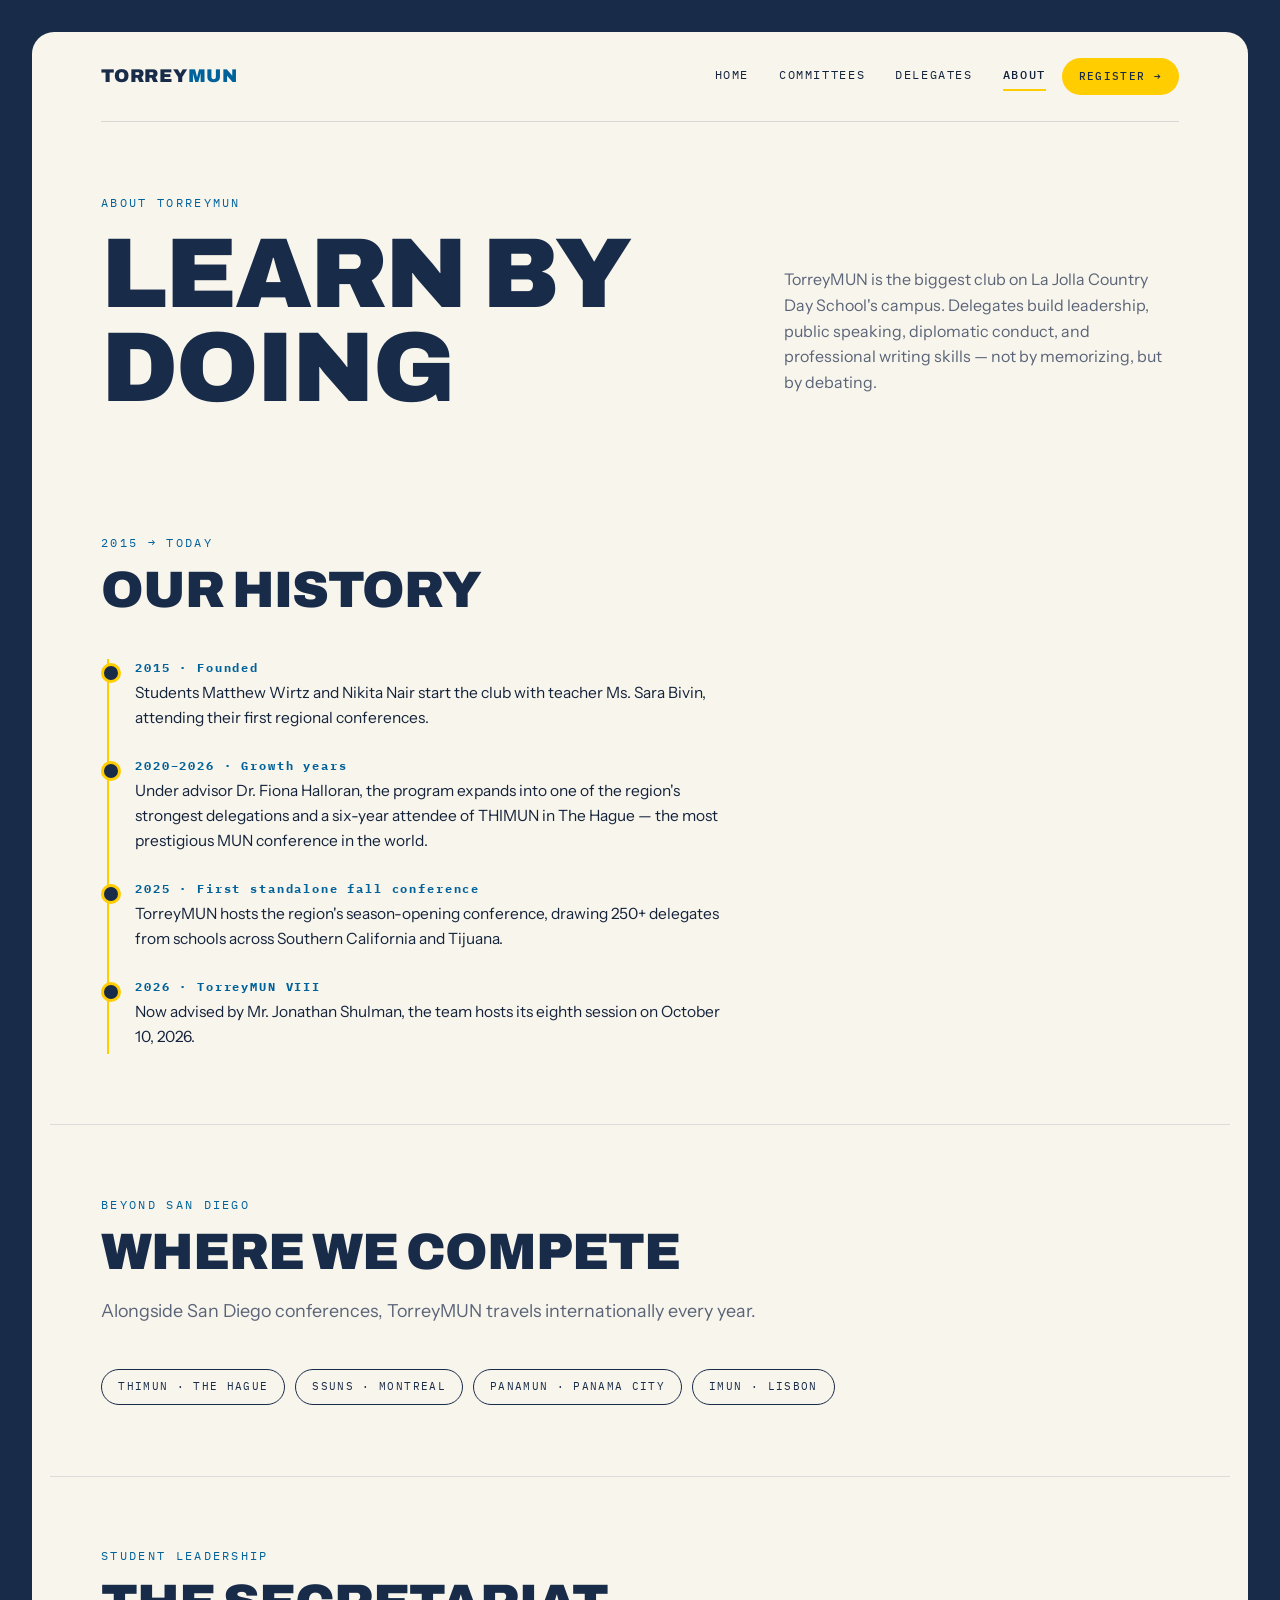
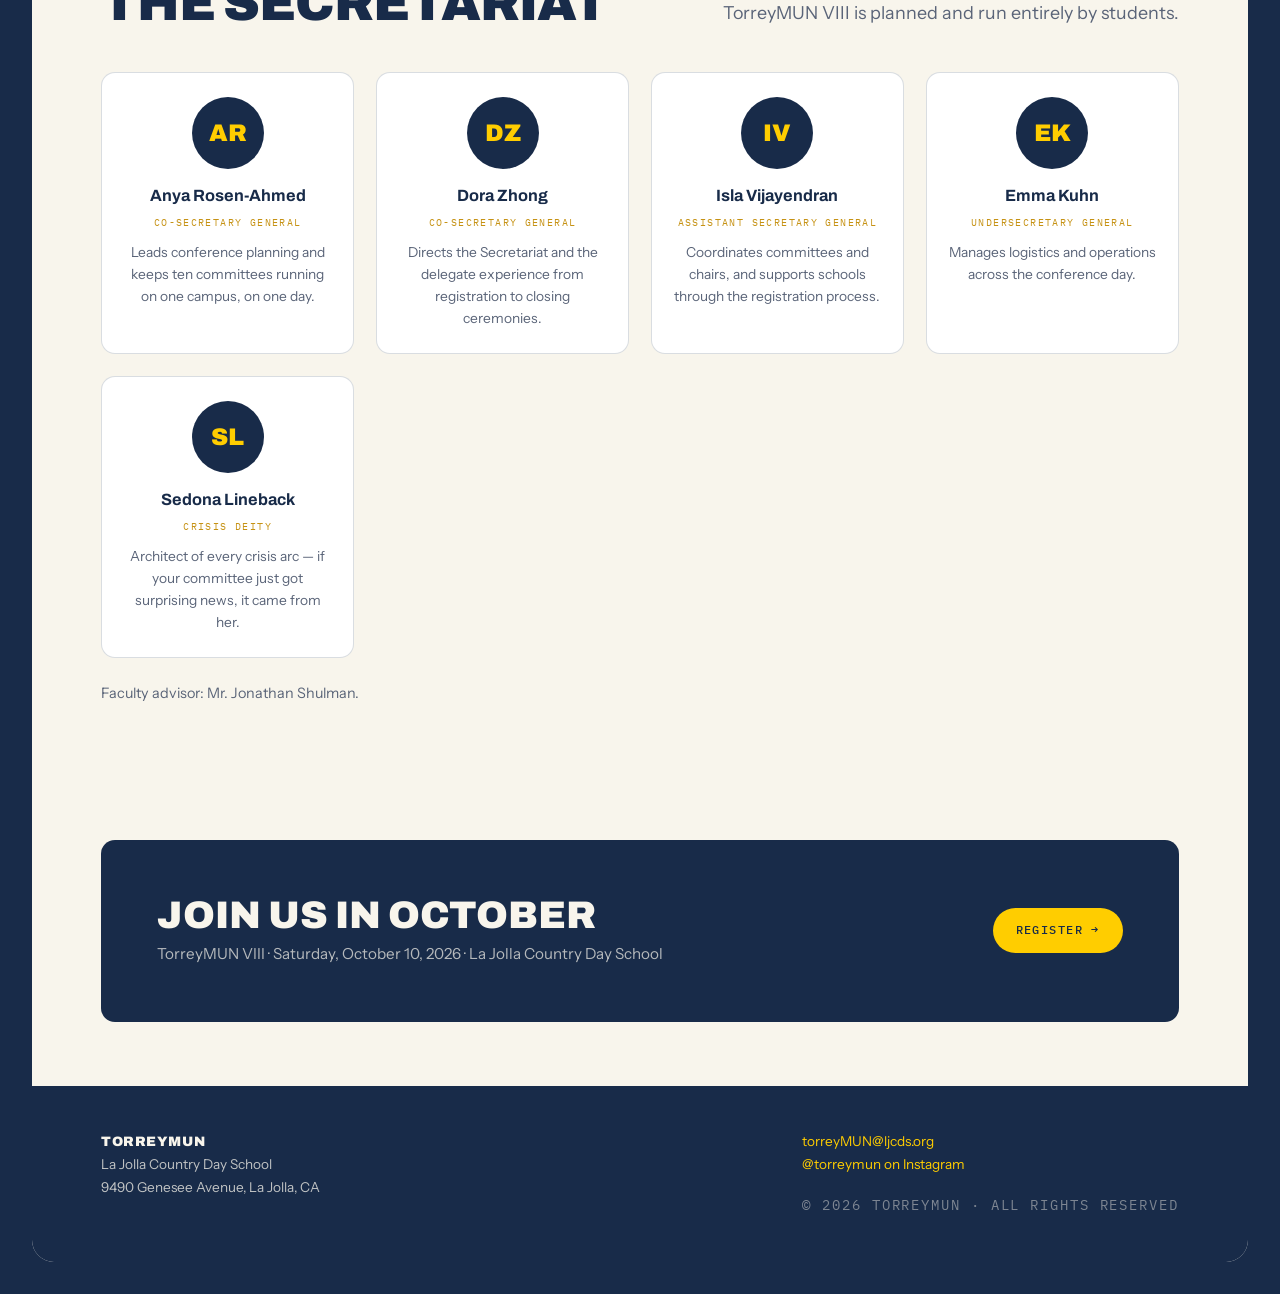
<file: about.html>
<!DOCTYPE html>
<html lang="en">
<head>
<meta charset="UTF-8">
<meta name="viewport" content="width=device-width, initial-scale=1.0">
<title>About &amp; The Secretariat — TorreyMUN</title>
<meta name="description" content="The story of TorreyMUN — La Jolla Country Day School's Model United Nations program — and the student Secretariat behind TorreyMUN VIII.">
<link rel="preconnect" href="https://fonts.googleapis.com">
<link rel="preconnect" href="https://fonts.gstatic.com" crossorigin>
<link href="https://fonts.googleapis.com/css2?family=Archivo:wght@700;900&family=IBM+Plex+Mono:wght@400;500&family=Instrument+Sans:wght@400;500;600&display=swap" rel="stylesheet">
<link rel="stylesheet" href="styles.css">
</head>
<body>
<div class="page">

  <header class="wrap">
    <nav class="nav" aria-label="Main">
      <a class="brand" href="index.html">TORREY<span>MUN</span></a>
      <div class="nav-links">
        <a href="index.html">Home</a>
        <a href="committees.html">Committees</a>
        <a href="delegates.html">Delegates</a>
        <a href="about.html" aria-current="page">About</a>
      </div>
      <a class="btn btn-gold btn-sm" href="index.html#register">Register →</a>
    </nav>
  </header>

  <main>
    <section class="hero wrap">
      <div class="hero-grid">
        <div>
          <span class="eyebrow">About TorreyMUN</span>
          <h1 class="display">Learn by<br>doing</h1>
        </div>
        <div class="hero-side">
          <p>TorreyMUN is the biggest club on La Jolla Country Day School's campus. Delegates build leadership, public speaking, diplomatic conduct, and professional writing skills — not by memorizing, but by debating.</p>
        </div>
      </div>
    </section>

    <section class="section wrap">
      <div class="section-head">
        <div>
          <span class="eyebrow">2015 → today</span>
          <h2 class="display">Our history</h2>
        </div>
      </div>
      <ul class="timeline">
        <li>
          <b>2015 · Founded</b>
          <p>Students Matthew Wirtz and Nikita Nair start the club with teacher Ms. Sara Bivin, attending their first regional conferences.</p>
        </li>
        <li>
          <b>2020–2026 · Growth years</b>
          <p>Under advisor Dr. Fiona Halloran, the program expands into one of the region's strongest delegations and a six-year attendee of THIMUN in The Hague — the most prestigious MUN conference in the world.</p>
        </li>
        <li>
          <b>2025 · First standalone fall conference</b>
          <p>TorreyMUN hosts the region's season-opening conference, drawing 250+ delegates from schools across Southern California and Tijuana.</p>
        </li>
        <li>
          <b>2026 · TorreyMUN VIII</b>
          <p>Now advised by Mr. Jonathan Shulman, the team hosts its eighth session on October 10, 2026.</p>
        </li>
      </ul>
    </section>

    <section class="section wrap">
      <div class="section-head">
        <div>
          <span class="eyebrow">Beyond San Diego</span>
          <h2 class="display">Where we compete</h2>
        </div>
        <p class="lede">Alongside San Diego conferences, TorreyMUN travels internationally every year.</p>
      </div>
      <div class="badges">
        <span class="badge">THIMUN · The Hague</span>
        <span class="badge">SSUNS · Montreal</span>
        <span class="badge">PANAMUN · Panama City</span>
        <span class="badge">IMUN · Lisbon</span>
      </div>
    </section>

    <section class="section wrap" id="secretariat">
      <div class="section-head">
        <div>
          <span class="eyebrow">Student leadership</span>
          <h2 class="display">The Secretariat</h2>
        </div>
        <p class="lede">TorreyMUN VIII is planned and run entirely by students.</p>
      </div>
      <div class="people">
        <!-- Swap the avatar initials for photos when you have them:
             replace each .avatar div with <img class="avatar" src="..." alt="..."> -->
        <article class="person">
          <div class="avatar" aria-hidden="true">AR</div>
          <h3>Anya Rosen-Ahmed</h3>
          <small>Co-Secretary General</small>
          <p>Leads conference planning and keeps ten committees running on one campus, on one day.</p>
        </article>
        <article class="person">
          <div class="avatar" aria-hidden="true">DZ</div>
          <h3>Dora Zhong</h3>
          <small>Co-Secretary General</small>
          <p>Directs the Secretariat and the delegate experience from registration to closing ceremonies.</p>
        </article>
        <article class="person">
          <div class="avatar" aria-hidden="true">IV</div>
          <h3>Isla Vijayendran</h3>
          <small>Assistant Secretary General</small>
          <p>Coordinates committees and chairs, and supports schools through the registration process.</p>
        </article>
        <article class="person">
          <div class="avatar" aria-hidden="true">EK</div>
          <h3>Emma Kuhn</h3>
          <small>Undersecretary General</small>
          <p>Manages logistics and operations across the conference day.</p>
        </article>
        <article class="person">
          <div class="avatar" aria-hidden="true">SL</div>
          <h3>Sedona Lineback</h3>
          <small>Crisis Deity</small>
          <p>Architect of every crisis arc — if your committee just got surprising news, it came from her.</p>
        </article>
      </div>
      <p class="lede" style="margin-top:24px; font-size:0.9rem;">Faculty advisor: Mr. Jonathan Shulman.</p>
    </section>

    <div class="wrap">
      <div class="cta-band">
        <div>
          <h2>Join us in October</h2>
          <p>TorreyMUN VIII · Saturday, October 10, 2026 · La Jolla Country Day School</p>
        </div>
        <a class="btn btn-gold" href="index.html#register">Register →</a>
      </div>
    </div>
  </main>

  <footer class="footer">
    <div class="wrap">
      <div>
        <p class="footer-brand">TORREYMUN</p>
        <p>La Jolla Country Day School<br>9490 Genesee Avenue, La Jolla, CA</p>
      </div>
      <div>
        <p><a href="mailto:torreyMUN@ljcds.org">torreyMUN@ljcds.org</a><br>
        <a href="https://instagram.com/torreymun" rel="noopener">@torreymun on Instagram</a></p>
        <p class="footer-meta">© 2026 TorreyMUN · All rights reserved</p>
      </div>
    </div>
  </footer>

</div>
</body>
</html>
</file>
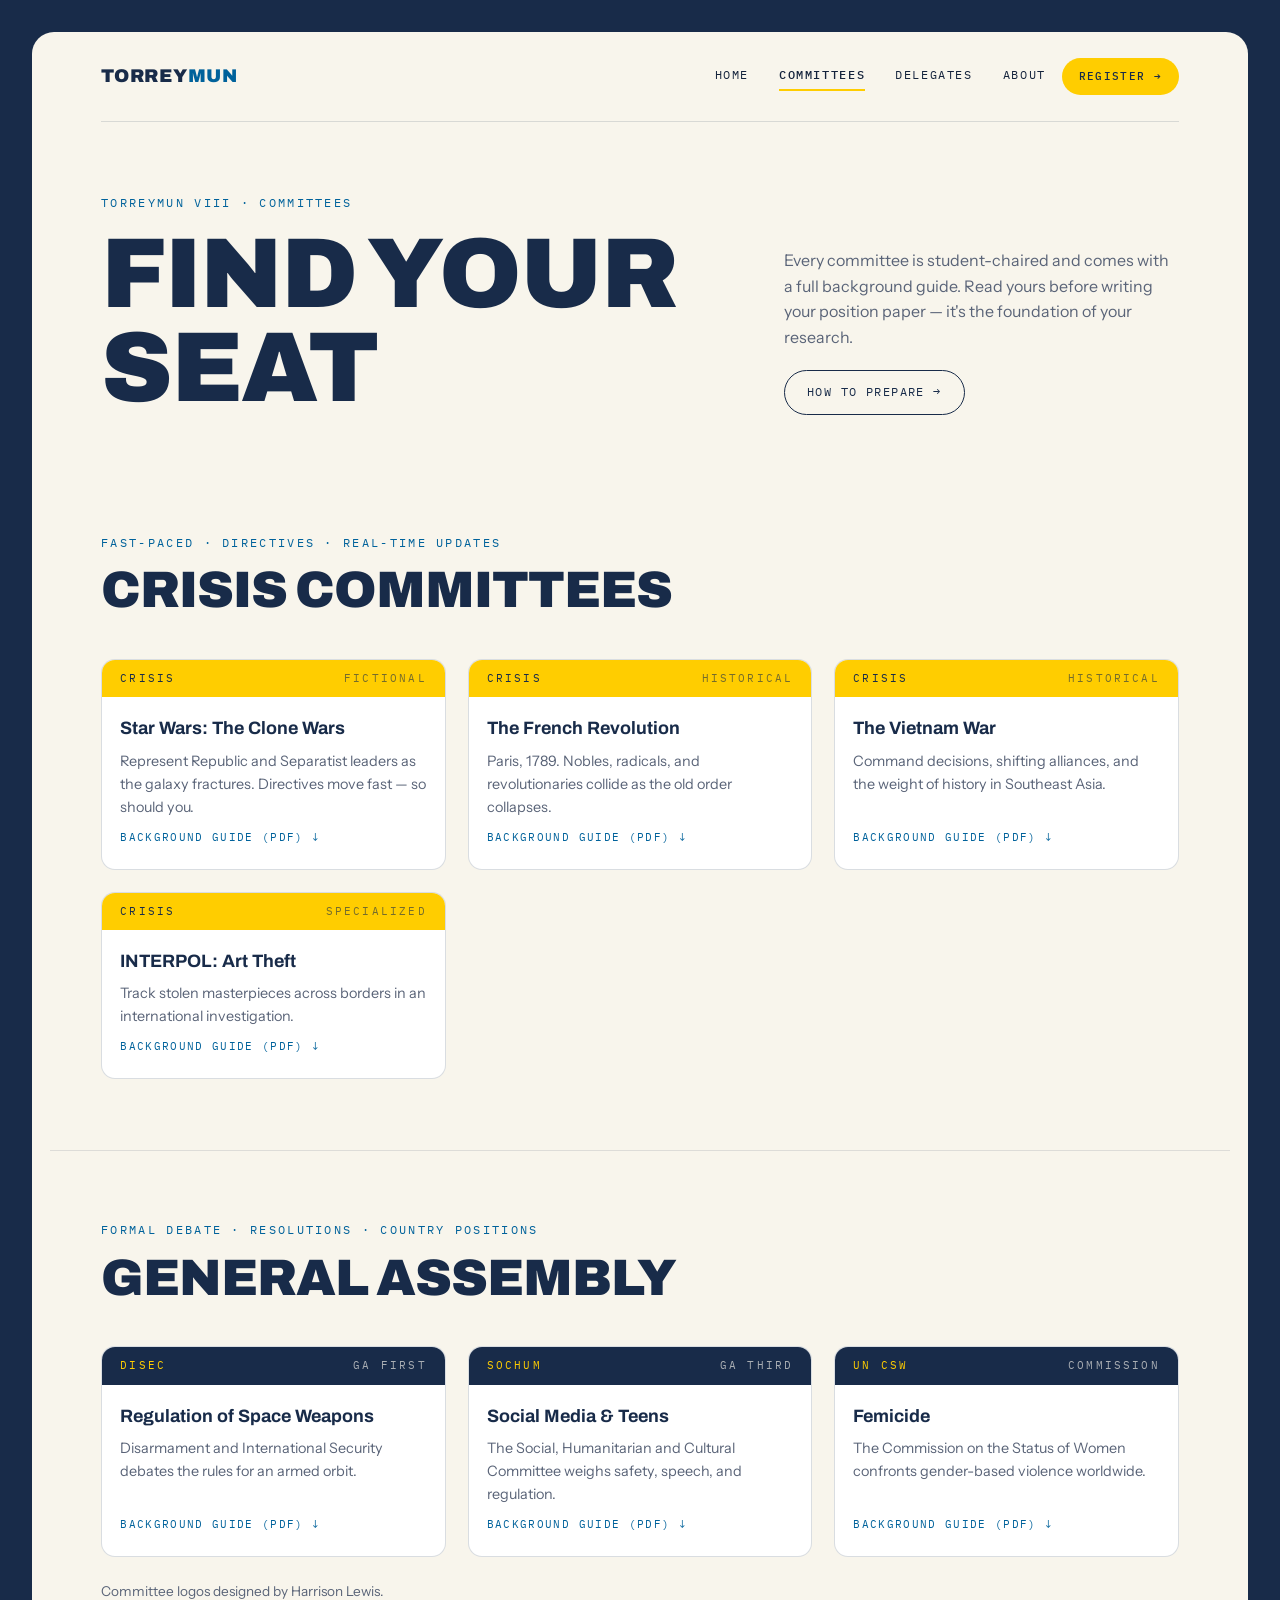
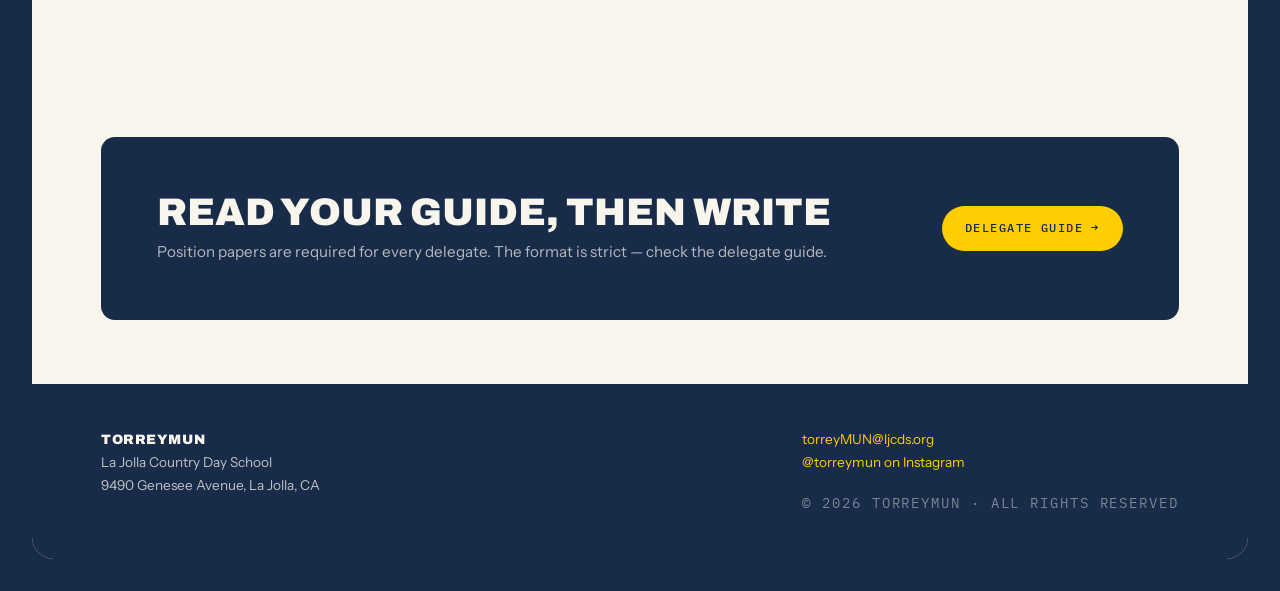
<file: committees.html>
<!DOCTYPE html>
<html lang="en">
<head>
<meta charset="UTF-8">
<meta name="viewport" content="width=device-width, initial-scale=1.0">
<title>Committees &amp; Background Guides — TorreyMUN VIII</title>
<meta name="description" content="Crisis and General Assembly committees at TorreyMUN VIII, with downloadable background guides for every room.">
<link rel="preconnect" href="https://fonts.googleapis.com">
<link rel="preconnect" href="https://fonts.gstatic.com" crossorigin>
<link href="https://fonts.googleapis.com/css2?family=Archivo:wght@700;900&family=IBM+Plex+Mono:wght@400;500&family=Instrument+Sans:wght@400;500;600&display=swap" rel="stylesheet">
<link rel="stylesheet" href="styles.css">
</head>
<body>
<div class="page">

  <header class="wrap">
    <nav class="nav" aria-label="Main">
      <a class="brand" href="index.html">TORREY<span>MUN</span></a>
      <div class="nav-links">
        <a href="index.html">Home</a>
        <a href="committees.html" aria-current="page">Committees</a>
        <a href="delegates.html">Delegates</a>
        <a href="about.html">About</a>
      </div>
      <a class="btn btn-gold btn-sm" href="index.html#register">Register →</a>
    </nav>
  </header>

  <main>
    <section class="hero wrap">
      <div class="hero-grid">
        <div>
          <span class="eyebrow">TorreyMUN VIII · Committees</span>
          <h1 class="display">Find your<br>seat</h1>
        </div>
        <div class="hero-side">
          <p>Every committee is student-chaired and comes with a full background guide. Read yours before writing your position paper — it's the foundation of your research.</p>
          <a class="btn btn-outline" href="delegates.html">How to prepare →</a>
        </div>
      </div>
    </section>

    <section class="section wrap">
      <div class="section-head">
        <div>
          <span class="eyebrow">Fast-paced · Directives · Real-time updates</span>
          <h2 class="display">Crisis committees</h2>
        </div>
      </div>
      <div class="card-grid">
        <article class="placard crisis">
          <div class="placard-top"><span>Crisis</span><span class="type">Fictional</span></div>
          <div class="placard-body">
            <h3>Star Wars: The Clone Wars</h3>
            <p>Represent Republic and Separatist leaders as the galaxy fractures. Directives move fast — so should you.</p>
            <!-- REPLACE href with the Google Drive link for this guide -->
            <a class="placard-link" href="#">Background guide (PDF) ↓</a>
          </div>
        </article>
        <article class="placard crisis">
          <div class="placard-top"><span>Crisis</span><span class="type">Historical</span></div>
          <div class="placard-body">
            <h3>The French Revolution</h3>
            <p>Paris, 1789. Nobles, radicals, and revolutionaries collide as the old order collapses.</p>
            <!-- REPLACE href with the Google Drive link for this guide -->
            <a class="placard-link" href="#">Background guide (PDF) ↓</a>
          </div>
        </article>
        <article class="placard crisis">
          <div class="placard-top"><span>Crisis</span><span class="type">Historical</span></div>
          <div class="placard-body">
            <h3>The Vietnam War</h3>
            <p>Command decisions, shifting alliances, and the weight of history in Southeast Asia.</p>
            <!-- REPLACE href with the Google Drive link for this guide -->
            <a class="placard-link" href="#">Background guide (PDF) ↓</a>
          </div>
        </article>
        <article class="placard crisis">
          <div class="placard-top"><span>Crisis</span><span class="type">Specialized</span></div>
          <div class="placard-body">
            <h3>INTERPOL: Art Theft</h3>
            <p>Track stolen masterpieces across borders in an international investigation.</p>
            <!-- REPLACE href with the Google Drive link for this guide -->
            <a class="placard-link" href="#">Background guide (PDF) ↓</a>
          </div>
        </article>
      </div>
    </section>

    <section class="section wrap">
      <div class="section-head">
        <div>
          <span class="eyebrow">Formal debate · Resolutions · Country positions</span>
          <h2 class="display">General Assembly</h2>
        </div>
      </div>
      <div class="card-grid">
        <article class="placard">
          <div class="placard-top"><span>DISEC</span><span class="type">GA First</span></div>
          <div class="placard-body">
            <h3>Regulation of Space Weapons</h3>
            <p>Disarmament and International Security debates the rules for an armed orbit.</p>
            <!-- REPLACE href with the Google Drive link for this guide -->
            <a class="placard-link" href="#">Background guide (PDF) ↓</a>
          </div>
        </article>
        <article class="placard">
          <div class="placard-top"><span>SOCHUM</span><span class="type">GA Third</span></div>
          <div class="placard-body">
            <h3>Social Media &amp; Teens</h3>
            <p>The Social, Humanitarian and Cultural Committee weighs safety, speech, and regulation.</p>
            <!-- REPLACE href with the Google Drive link for this guide -->
            <a class="placard-link" href="#">Background guide (PDF) ↓</a>
          </div>
        </article>
        <article class="placard">
          <div class="placard-top"><span>UN CSW</span><span class="type">Commission</span></div>
          <div class="placard-body">
            <h3>Femicide</h3>
            <p>The Commission on the Status of Women confronts gender-based violence worldwide.</p>
            <!-- REPLACE href with the Google Drive link for this guide -->
            <a class="placard-link" href="#">Background guide (PDF) ↓</a>
          </div>
        </article>
      </div>
      <p class="lede" style="margin-top:24px; font-size:0.85rem;">Committee logos designed by Harrison Lewis.</p>
    </section>

    <div class="wrap">
      <div class="cta-band">
        <div>
          <h2>Read your guide, then write</h2>
          <p>Position papers are required for every delegate. The format is strict — check the delegate guide.</p>
        </div>
        <a class="btn btn-gold" href="delegates.html">Delegate guide →</a>
      </div>
    </div>
  </main>

  <footer class="footer">
    <div class="wrap">
      <div>
        <p class="footer-brand">TORREYMUN</p>
        <p>La Jolla Country Day School<br>9490 Genesee Avenue, La Jolla, CA</p>
      </div>
      <div>
        <p><a href="mailto:torreyMUN@ljcds.org">torreyMUN@ljcds.org</a><br>
        <a href="https://instagram.com/torreymun" rel="noopener">@torreymun on Instagram</a></p>
        <p class="footer-meta">© 2026 TorreyMUN · All rights reserved</p>
      </div>
    </div>
  </footer>

</div>
</body>
</html>
</file>
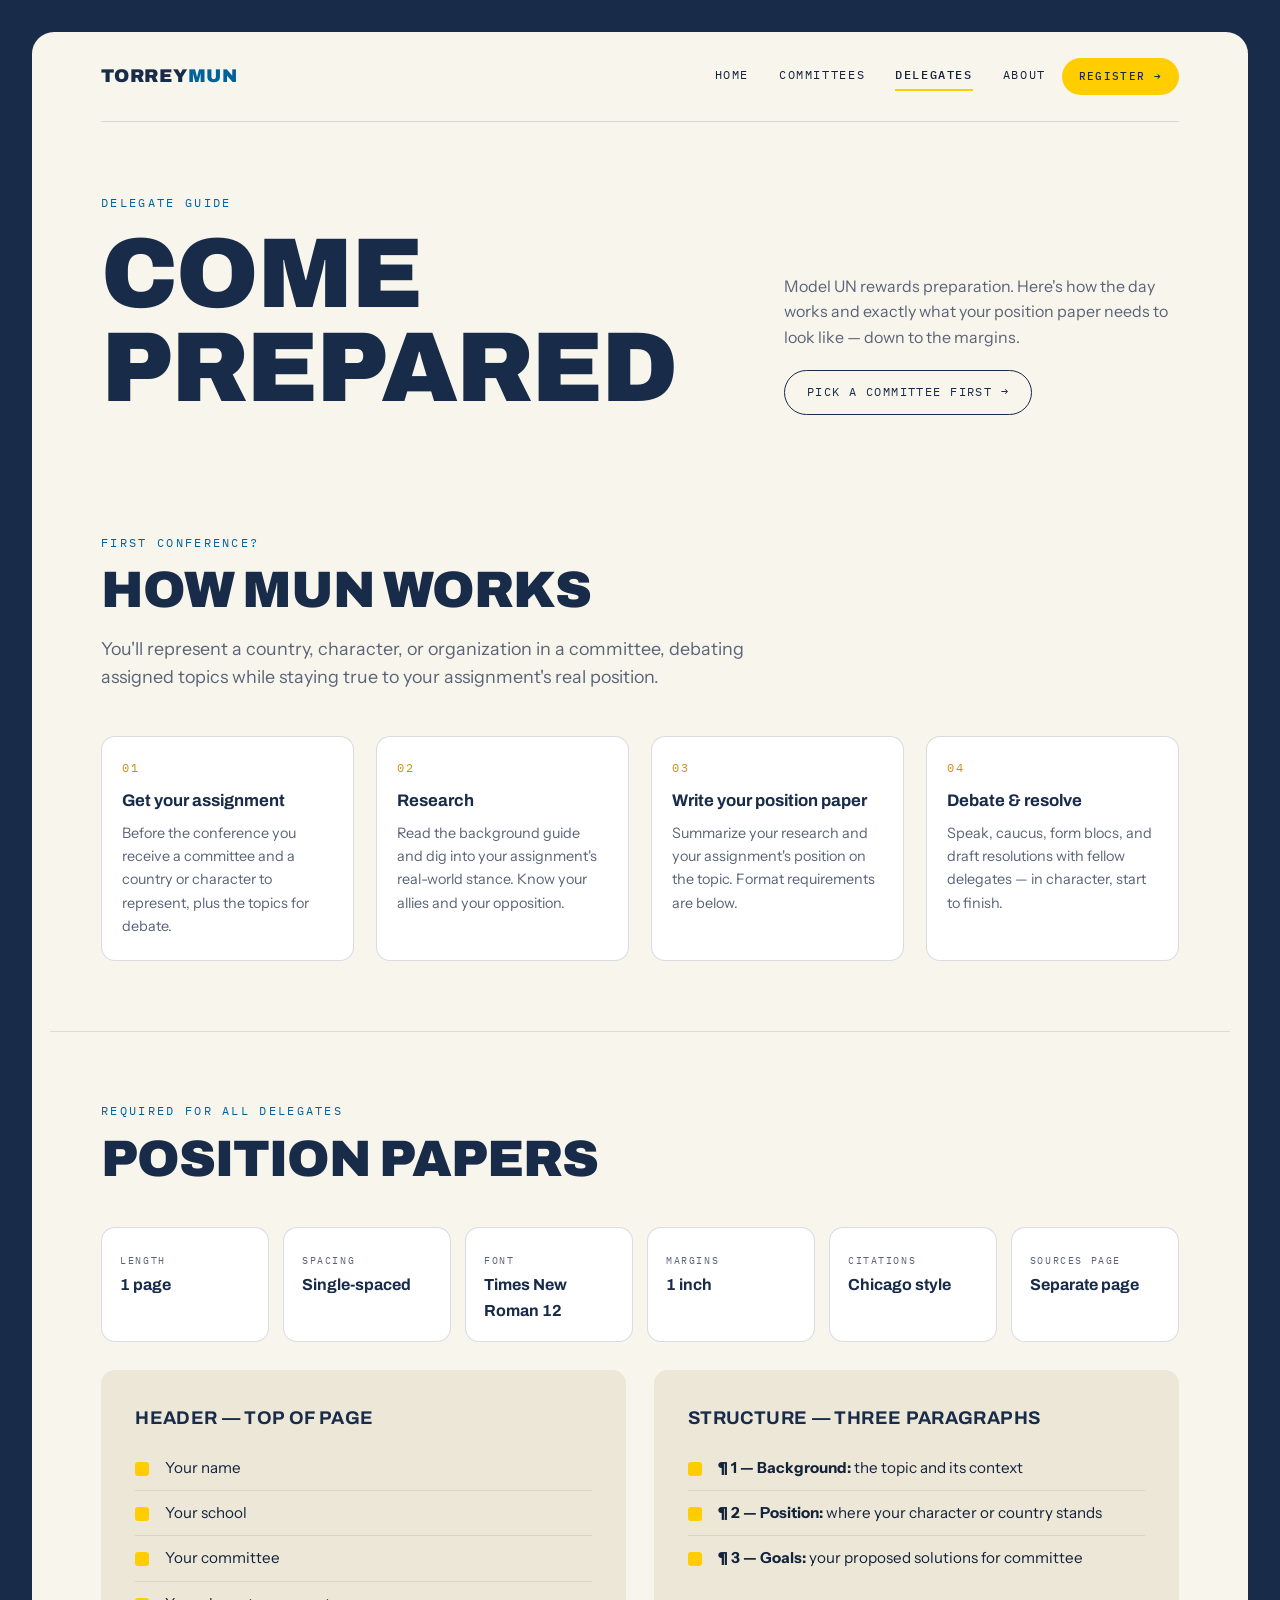
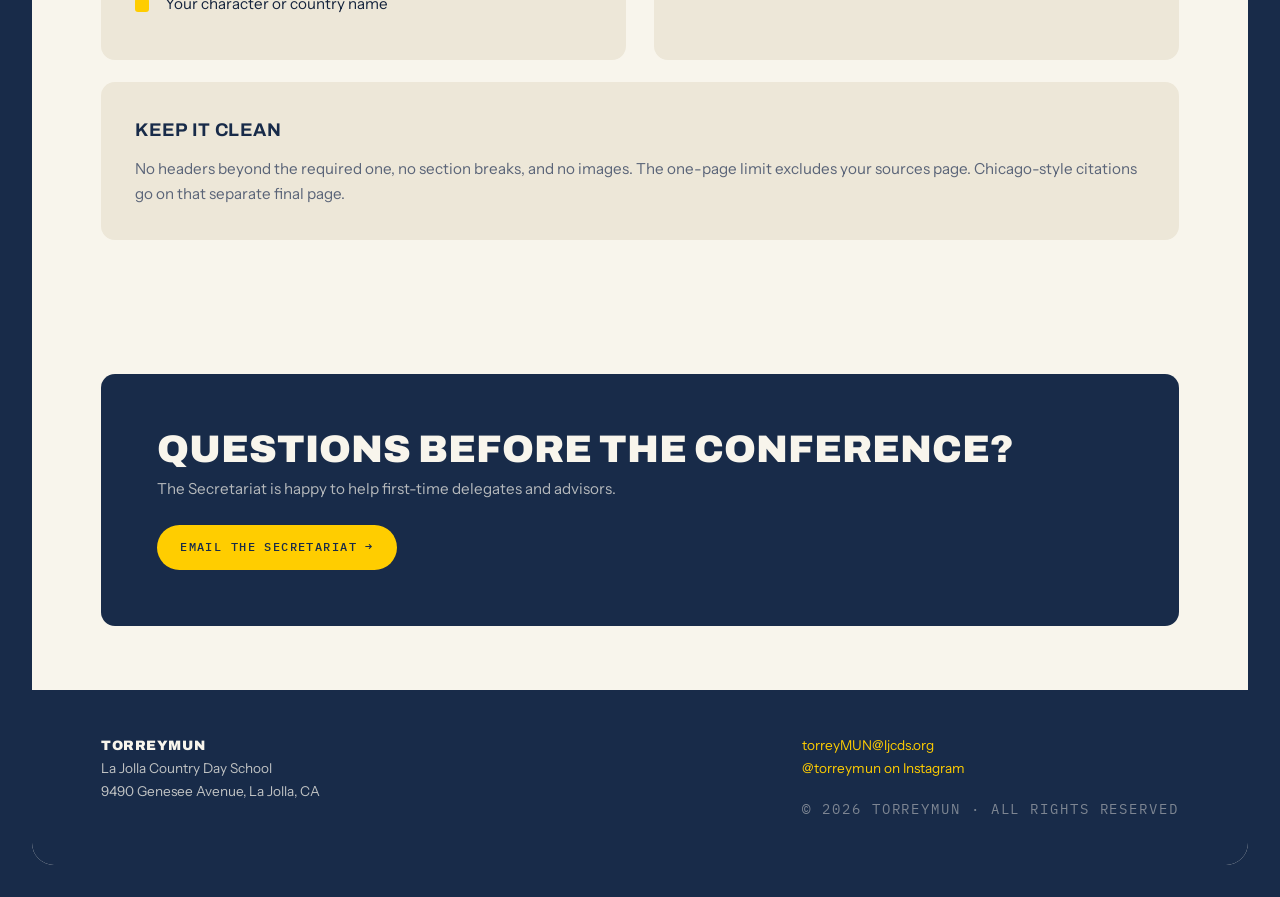
<file: delegates.html>
<!DOCTYPE html>
<html lang="en">
<head>
<meta charset="UTF-8">
<meta name="viewport" content="width=device-width, initial-scale=1.0">
<title>Delegate Guide &amp; Position Papers — TorreyMUN VIII</title>
<meta name="description" content="How to prepare for TorreyMUN VIII: how Model UN works, and the required position paper format.">
<link rel="preconnect" href="https://fonts.googleapis.com">
<link rel="preconnect" href="https://fonts.gstatic.com" crossorigin>
<link href="https://fonts.googleapis.com/css2?family=Archivo:wght@700;900&family=IBM+Plex+Mono:wght@400;500&family=Instrument+Sans:wght@400;500;600&display=swap" rel="stylesheet">
<link rel="stylesheet" href="styles.css">
</head>
<body>
<div class="page">

  <header class="wrap">
    <nav class="nav" aria-label="Main">
      <a class="brand" href="index.html">TORREY<span>MUN</span></a>
      <div class="nav-links">
        <a href="index.html">Home</a>
        <a href="committees.html">Committees</a>
        <a href="delegates.html" aria-current="page">Delegates</a>
        <a href="about.html">About</a>
      </div>
      <a class="btn btn-gold btn-sm" href="index.html#register">Register →</a>
    </nav>
  </header>

  <main>
    <section class="hero wrap">
      <div class="hero-grid">
        <div>
          <span class="eyebrow">Delegate guide</span>
          <h1 class="display">Come<br>prepared</h1>
        </div>
        <div class="hero-side">
          <p>Model UN rewards preparation. Here's how the day works and exactly what your position paper needs to look like — down to the margins.</p>
          <a class="btn btn-outline" href="committees.html">Pick a committee first →</a>
        </div>
      </div>
    </section>

    <section class="section wrap">
      <div class="section-head">
        <div>
          <span class="eyebrow">First conference?</span>
          <h2 class="display">How MUN works</h2>
        </div>
        <p class="lede">You'll represent a country, character, or organization in a committee, debating assigned topics while staying true to your assignment's real position.</p>
      </div>
      <div class="steps">
        <div class="step">
          <h3>Get your assignment</h3>
          <p>Before the conference you receive a committee and a country or character to represent, plus the topics for debate.</p>
        </div>
        <div class="step">
          <h3>Research</h3>
          <p>Read the background guide and dig into your assignment's real-world stance. Know your allies and your opposition.</p>
        </div>
        <div class="step">
          <h3>Write your position paper</h3>
          <p>Summarize your research and your assignment's position on the topic. Format requirements are below.</p>
        </div>
        <div class="step">
          <h3>Debate &amp; resolve</h3>
          <p>Speak, caucus, form blocs, and draft resolutions with fellow delegates — in character, start to finish.</p>
        </div>
      </div>
    </section>

    <section class="section wrap" id="position-papers">
      <div class="section-head">
        <div>
          <span class="eyebrow">Required for all delegates</span>
          <h2 class="display">Position papers</h2>
        </div>
      </div>

      <div class="spec-grid">
        <div class="spec"><small>Length</small><b>1 page</b></div>
        <div class="spec"><small>Spacing</small><b>Single-spaced</b></div>
        <div class="spec"><small>Font</small><b>Times New Roman 12</b></div>
        <div class="spec"><small>Margins</small><b>1 inch</b></div>
        <div class="spec"><small>Citations</small><b>Chicago style</b></div>
        <div class="spec"><small>Sources page</small><b>Separate page</b></div>
      </div>

      <div class="two-col" style="margin-top:28px;">
        <div class="panel">
          <h3>Header — top of page</h3>
          <ul class="checklist">
            <li>Your name</li>
            <li>Your school</li>
            <li>Your committee</li>
            <li>Your character or country name</li>
          </ul>
        </div>
        <div class="panel">
          <h3>Structure — three paragraphs</h3>
          <ul class="checklist">
            <li><strong>¶ 1 — Background:</strong> the topic and its context</li>
            <li><strong>¶ 2 — Position:</strong> where your character or country stands</li>
            <li><strong>¶ 3 — Goals:</strong> your proposed solutions for committee</li>
          </ul>
        </div>
      </div>

      <div class="panel" style="margin-top:22px;">
        <h3>Keep it clean</h3>
        <p style="color:var(--muted); font-size:0.95rem;">No headers beyond the required one, no section breaks, and no images. The one-page limit excludes your sources page. Chicago-style citations go on that separate final page.</p>
      </div>
    </section>

    <div class="wrap">
      <div class="cta-band">
        <div>
          <h2>Questions before the conference?</h2>
          <p>The Secretariat is happy to help first-time delegates and advisors.</p>
        </div>
        <a class="btn btn-gold" href="mailto:torreyMUN@ljcds.org">Email the Secretariat →</a>
      </div>
    </div>
  </main>

  <footer class="footer">
    <div class="wrap">
      <div>
        <p class="footer-brand">TORREYMUN</p>
        <p>La Jolla Country Day School<br>9490 Genesee Avenue, La Jolla, CA</p>
      </div>
      <div>
        <p><a href="mailto:torreyMUN@ljcds.org">torreyMUN@ljcds.org</a><br>
        <a href="https://instagram.com/torreymun" rel="noopener">@torreymun on Instagram</a></p>
        <p class="footer-meta">© 2026 TorreyMUN · All rights reserved</p>
      </div>
    </div>
  </footer>

</div>
</body>
</html>
</file>
<file: styles.css>
/* ============================================================
   Preuss MUN — shared styles
   Palette (UC San Diego brand colors):
   Navy  #182B49  · Blue #00629B · Gold #FFCD00
   Cream #F8F5EC  · Ink  #10203B
   ============================================================ */

:root {
  --navy: #182B49;
  --navy-deep: #101E34;
  --blue: #00629B;
  --gold: #FFCD00;
  --gold-deep: #C69214;
  --cream: #F8F5EC;
  --sand: #EDE7D8;
  --ink: #14233C;
  --muted: #5A6478;
  --radius-card: 22px;
  --radius-inner: 14px;
  --font-display: "Archivo", sans-serif;
  --font-body: "Instrument Sans", sans-serif;
  --font-mono: "IBM Plex Mono", monospace;
}

* { box-sizing: border-box; margin: 0; padding: 0; }

html { scroll-behavior: smooth; }

body {
  background: var(--navy);
  color: var(--ink);
  font-family: var(--font-body);
  font-size: 1rem;
  line-height: 1.6;
  -webkit-font-smoothing: antialiased;
}

/* The floating cream "page" on the navy frame */
.page {
  background: var(--cream);
  border-radius: var(--radius-card);
  margin: clamp(10px, 2.5vw, 36px);
  overflow: hidden;
  min-height: calc(100vh - clamp(20px, 5vw, 72px));
  display: flex;
  flex-direction: column;
}

.wrap {
  width: 100%;
  max-width: 1180px;
  margin-inline: auto;
  padding-inline: clamp(20px, 4vw, 56px);
}

/* ---------- Navigation ---------- */
.nav {
  display: flex;
  align-items: center;
  gap: 16px;
  flex-wrap: wrap;
  padding-block: clamp(16px, 2.5vw, 26px);
  border-bottom: 1px solid rgba(24, 43, 73, 0.14);
}

.brand {
  font-family: var(--font-display);
  font-weight: 900;
  letter-spacing: 0.04em;
  font-size: 1.15rem;
  color: var(--navy);
  text-decoration: none;
  margin-right: auto;
  white-space: nowrap;
}
.brand span { color: var(--blue); }

.nav-links {
  display: flex;
  gap: clamp(14px, 2.4vw, 30px);
  align-items: center;
  flex-wrap: wrap;
}

.nav-links a {
  font-family: var(--font-mono);
  font-size: 0.72rem;
  letter-spacing: 0.14em;
  text-transform: uppercase;
  color: var(--ink);
  text-decoration: none;
  padding-block: 4px;
  border-bottom: 2px solid transparent;
}
.nav-links a:hover { border-bottom-color: var(--gold-deep); }
.nav-links a[aria-current="page"] { border-bottom-color: var(--gold); font-weight: 500; }

/* ---------- Buttons ---------- */
.btn {
  display: inline-flex;
  align-items: center;
  gap: 8px;
  font-family: var(--font-mono);
  font-size: 0.74rem;
  letter-spacing: 0.12em;
  text-transform: uppercase;
  text-decoration: none;
  border-radius: 999px;
  padding: 12px 22px;
  transition: transform 0.15s ease, background 0.15s ease;
  cursor: pointer;
  border: 1.5px solid transparent;
}
.btn:active { transform: scale(0.97); }

.btn-gold { background: var(--gold); color: var(--navy); font-weight: 500; }
.btn-gold:hover { background: #FFD83D; }

.btn-navy { background: var(--navy); color: var(--cream); }
.btn-navy:hover { background: var(--blue); }

.btn-outline { border-color: var(--navy); color: var(--navy); background: transparent; }
.btn-outline:hover { background: var(--navy); color: var(--cream); }

.btn-sm { padding: 9px 16px; font-size: 0.68rem; }

/* ---------- Type ---------- */
.display {
  font-family: var(--font-display);
  font-weight: 900;
  text-transform: uppercase;
  line-height: 0.95;
  letter-spacing: -0.02em;
  color: var(--navy);
}

h1.display { font-size: clamp(2.6rem, 8.5vw, 6.2rem); }
h2.display { font-size: clamp(1.9rem, 4.5vw, 3.2rem); }

.eyebrow {
  font-family: var(--font-mono);
  font-size: 0.72rem;
  letter-spacing: 0.2em;
  text-transform: uppercase;
  color: var(--blue);
  display: block;
  margin-bottom: 14px;
}

.lede { font-size: clamp(1rem, 1.4vw, 1.15rem); color: var(--muted); max-width: 56ch; }

/* ---------- Hero ---------- */
.hero { padding-block: clamp(36px, 6vw, 72px) clamp(28px, 4vw, 48px); }

.hero-grid {
  display: grid;
  grid-template-columns: 1.6fr 1fr;
  gap: clamp(24px, 4vw, 64px);
  align-items: end;
}

.hero-side p { color: var(--muted); margin-bottom: 20px; }
.hero-actions { display: flex; gap: 12px; flex-wrap: wrap; }

/* ---------- Assembly hall figure ---------- */
.hall {
  display: block;
  width: 100%;
  border-radius: var(--radius-inner);
  background: var(--navy);
  margin-block: clamp(20px, 3vw, 36px);
}

/* ---------- Countdown ---------- */
.countdown-strip {
  background: var(--navy);
  color: var(--cream);
  border-radius: var(--radius-inner);
  padding: clamp(22px, 3.5vw, 36px) clamp(20px, 4vw, 44px);
  display: flex;
  align-items: center;
  gap: clamp(18px, 4vw, 48px);
  flex-wrap: wrap;
  justify-content: space-between;
  margin-bottom: clamp(40px, 6vw, 72px);
}
.countdown-label { font-family: var(--font-mono); font-size: 0.72rem; letter-spacing: 0.2em; text-transform: uppercase; color: var(--gold); max-width: 22ch; }
.countdown { display: flex; gap: clamp(16px, 3vw, 40px); }
.count-unit { text-align: center; }
.count-unit b {
  display: block;
  font-family: var(--font-display);
  font-weight: 900;
  font-size: clamp(1.8rem, 4.5vw, 3rem);
  line-height: 1;
  color: var(--cream);
  font-variant-numeric: tabular-nums;
}
.count-unit small { font-family: var(--font-mono); font-size: 0.62rem; letter-spacing: 0.18em; text-transform: uppercase; color: rgba(248,245,236,0.6); }

/* ---------- Sections ---------- */
.section { padding-block: clamp(36px, 5.5vw, 72px); }
.section + .section { border-top: 1px solid rgba(24,43,73,0.12); }
.section-head { margin-bottom: clamp(24px, 3.5vw, 44px); display: flex; justify-content: space-between; align-items: end; gap: 20px; flex-wrap: wrap; }

/* ---------- Schedule ---------- */
.schedule { list-style: none; }
.schedule li {
  display: grid;
  grid-template-columns: 120px 1fr;
  gap: 20px;
  padding-block: 18px;
  border-bottom: 1px solid rgba(24,43,73,0.12);
  align-items: baseline;
}
.schedule li:last-child { border-bottom: none; }
.schedule time { font-family: var(--font-mono); font-size: 0.8rem; letter-spacing: 0.08em; color: var(--blue); }
.schedule strong { font-family: var(--font-display); font-weight: 700; font-size: 1.05rem; color: var(--navy); display: block; }
.schedule span { color: var(--muted); font-size: 0.92rem; }

/* ---------- Committee placards ---------- */
.card-grid {
  display: grid;
  grid-template-columns: repeat(auto-fill, minmax(255px, 1fr));
  gap: clamp(14px, 2vw, 22px);
}

.placard {
  background: #fff;
  border: 1.5px solid rgba(24,43,73,0.16);
  border-radius: var(--radius-inner);
  overflow: hidden;
  display: flex;
  flex-direction: column;
  transition: transform 0.18s ease, box-shadow 0.18s ease;
}
.placard:hover { transform: translateY(-4px); box-shadow: 0 12px 28px rgba(16,30,52,0.14); }

.placard-top {
  background: var(--navy);
  color: var(--gold);
  font-family: var(--font-mono);
  font-size: 0.68rem;
  letter-spacing: 0.2em;
  text-transform: uppercase;
  padding: 10px 18px;
  display: flex;
  justify-content: space-between;
  gap: 10px;
}
.placard-top .type { color: rgba(248,245,236,0.65); }

.placard-body { padding: 20px 18px 22px; display: flex; flex-direction: column; gap: 10px; flex: 1; }
.placard-body h3 { font-family: var(--font-display); font-weight: 700; font-size: 1.12rem; line-height: 1.25; color: var(--navy); }
.placard-body p { font-size: 0.9rem; color: var(--muted); flex: 1; }

.placard-link {
  font-family: var(--font-mono); font-size: 0.7rem; letter-spacing: 0.12em; text-transform: uppercase;
  color: var(--blue); text-decoration: none; display: inline-flex; align-items: center; gap: 6px;
}
.placard-link:hover { color: var(--navy); text-decoration: underline; }

/* Crisis variant */
.placard.crisis .placard-top { background: var(--gold); color: var(--navy); }
.placard.crisis .placard-top .type { color: rgba(24,43,73,0.6); }

/* ---------- Info panels / checklists ---------- */
.panel {
  background: var(--sand);
  border-radius: var(--radius-inner);
  padding: clamp(22px, 3vw, 34px);
}
.panel h3 { font-family: var(--font-display); font-weight: 700; font-size: 1.15rem; color: var(--navy); margin-bottom: 12px; text-transform: uppercase; letter-spacing: 0.02em; }

.two-col { display: grid; grid-template-columns: 1fr 1fr; gap: clamp(16px, 2.5vw, 28px); }

.checklist { list-style: none; }
.checklist li { padding: 10px 0 10px 30px; position: relative; border-bottom: 1px solid rgba(24,43,73,0.1); font-size: 0.95rem; }
.checklist li:last-child { border-bottom: none; }
.checklist li::before {
  content: "";
  position: absolute; left: 0; top: 16px;
  width: 14px; height: 14px; border-radius: 3px;
  background: var(--gold);
}

/* Step flow */
.steps { display: grid; grid-template-columns: repeat(auto-fit, minmax(210px, 1fr)); gap: clamp(14px, 2vw, 22px); counter-reset: step; }
.step { background: #fff; border: 1.5px solid rgba(24,43,73,0.16); border-radius: var(--radius-inner); padding: 22px 20px; counter-increment: step; }
.step::before {
  content: counter(step, decimal-leading-zero);
  font-family: var(--font-mono); font-size: 0.72rem; letter-spacing: 0.16em;
  color: var(--gold-deep); display: block; margin-bottom: 10px;
}
.step h3 { font-family: var(--font-display); font-weight: 700; font-size: 1.05rem; color: var(--navy); margin-bottom: 8px; }
.step p { font-size: 0.9rem; color: var(--muted); }

/* ---------- Paper spec ---------- */
.spec-grid { display: grid; grid-template-columns: repeat(auto-fit, minmax(160px, 1fr)); gap: 14px; margin-top: 8px; }
.spec {
  background: #fff; border: 1.5px solid rgba(24,43,73,0.16);
  border-radius: var(--radius-inner); padding: 18px;
}
.spec b { font-family: var(--font-display); font-weight: 700; color: var(--navy); display: block; font-size: 1rem; }
.spec small { font-family: var(--font-mono); font-size: 0.62rem; letter-spacing: 0.16em; text-transform: uppercase; color: var(--muted); }

/* ---------- Timeline (about) ---------- */
.timeline { list-style: none; border-left: 2px solid var(--gold); margin-left: 6px; }
.timeline li { padding: 0 0 26px 26px; position: relative; }
.timeline li:last-child { padding-bottom: 4px; }
.timeline li::before {
  content: ""; position: absolute; left: -8px; top: 4px;
  width: 14px; height: 14px; border-radius: 50%;
  background: var(--navy); border: 3px solid var(--gold);
}
.timeline b { font-family: var(--font-mono); font-size: 0.72rem; letter-spacing: 0.16em; color: var(--blue); display: block; margin-bottom: 4px; }
.timeline p { color: var(--ink); font-size: 0.97rem; max-width: 60ch; }

/* ---------- Secretariat ---------- */
.people { display: grid; grid-template-columns: repeat(auto-fill, minmax(200px, 1fr)); gap: clamp(14px, 2vw, 22px); }
.person { background: #fff; border: 1.5px solid rgba(24,43,73,0.16); border-radius: var(--radius-inner); padding: 24px 20px; text-align: center; }
.avatar {
  width: 72px; height: 72px; border-radius: 50%;
  background: var(--navy); color: var(--gold);
  font-family: var(--font-display); font-weight: 900; font-size: 1.5rem;
  display: flex; align-items: center; justify-content: center;
  margin: 0 auto 14px;
}
.person h3 { font-family: var(--font-display); font-weight: 700; font-size: 1.02rem; color: var(--navy); }
.person small { font-family: var(--font-mono); font-size: 0.62rem; letter-spacing: 0.14em; text-transform: uppercase; color: var(--gold-deep); display: block; margin: 6px 0 10px; }
.person p { font-size: 0.86rem; color: var(--muted); }

/* ---------- Badges row ---------- */
.badges { display: flex; flex-wrap: wrap; gap: 10px; }
.badge {
  font-family: var(--font-mono); font-size: 0.7rem; letter-spacing: 0.12em; text-transform: uppercase;
  border: 1.5px solid var(--navy); color: var(--navy);
  border-radius: 999px; padding: 8px 16px;
}

/* ---------- CTA band ---------- */
.cta-band {
  background: var(--navy);
  border-radius: var(--radius-inner);
  color: var(--cream);
  padding: clamp(30px, 5vw, 56px);
  display: flex; align-items: center; justify-content: space-between; gap: 24px; flex-wrap: wrap;
  margin-block: clamp(36px, 5vw, 64px);
}
.cta-band h2 { font-family: var(--font-display); font-weight: 900; text-transform: uppercase; font-size: clamp(1.5rem, 3.4vw, 2.4rem); line-height: 1; }
.cta-band p { color: rgba(248,245,236,0.7); margin-top: 8px; font-size: 0.95rem; }

/* ---------- Footer ---------- */
.footer {
  margin-top: auto;
  background: var(--navy);
  color: rgba(248,245,236,0.75);
  padding-block: clamp(28px, 4vw, 44px);
}
.footer .wrap { display: flex; justify-content: space-between; gap: 24px; flex-wrap: wrap; align-items: start; }
.footer-brand { font-family: var(--font-display); font-weight: 900; font-size: 1.2rem; color: var(--cream); letter-spacing: 0.04em; }
.footer a { color: var(--gold); text-decoration: none; }
.footer a:hover { text-decoration: underline; }
.footer p { font-size: 0.85rem; line-height: 1.7; }
.footer-meta { font-family: var(--font-mono); font-size: 0.66rem; letter-spacing: 0.14em; text-transform: uppercase; margin-top: 18px; color: rgba(248,245,236,0.45); }

/* ---------- Focus + motion ---------- */
a:focus-visible, button:focus-visible {
  outline: 3px solid var(--gold);
  outline-offset: 2px;
  border-radius: 4px;
}

@media (prefers-reduced-motion: reduce) {
  html { scroll-behavior: auto; }
  * { transition: none !important; animation: none !important; }
}

/* ---------- Responsive ---------- */
@media (max-width: 860px) {
  .hero-grid { grid-template-columns: 1fr; align-items: start; }
  .two-col { grid-template-columns: 1fr; }
}

@media (max-width: 560px) {
  .nav { gap: 10px; }
  .brand { width: 100%; }
  .nav-links { gap: 14px; }
  .schedule li { grid-template-columns: 1fr; gap: 4px; }
  .countdown-strip { justify-content: center; text-align: center; }
  .countdown-label { max-width: none; }
  .cta-band { text-align: center; justify-content: center; }
}
</file>
